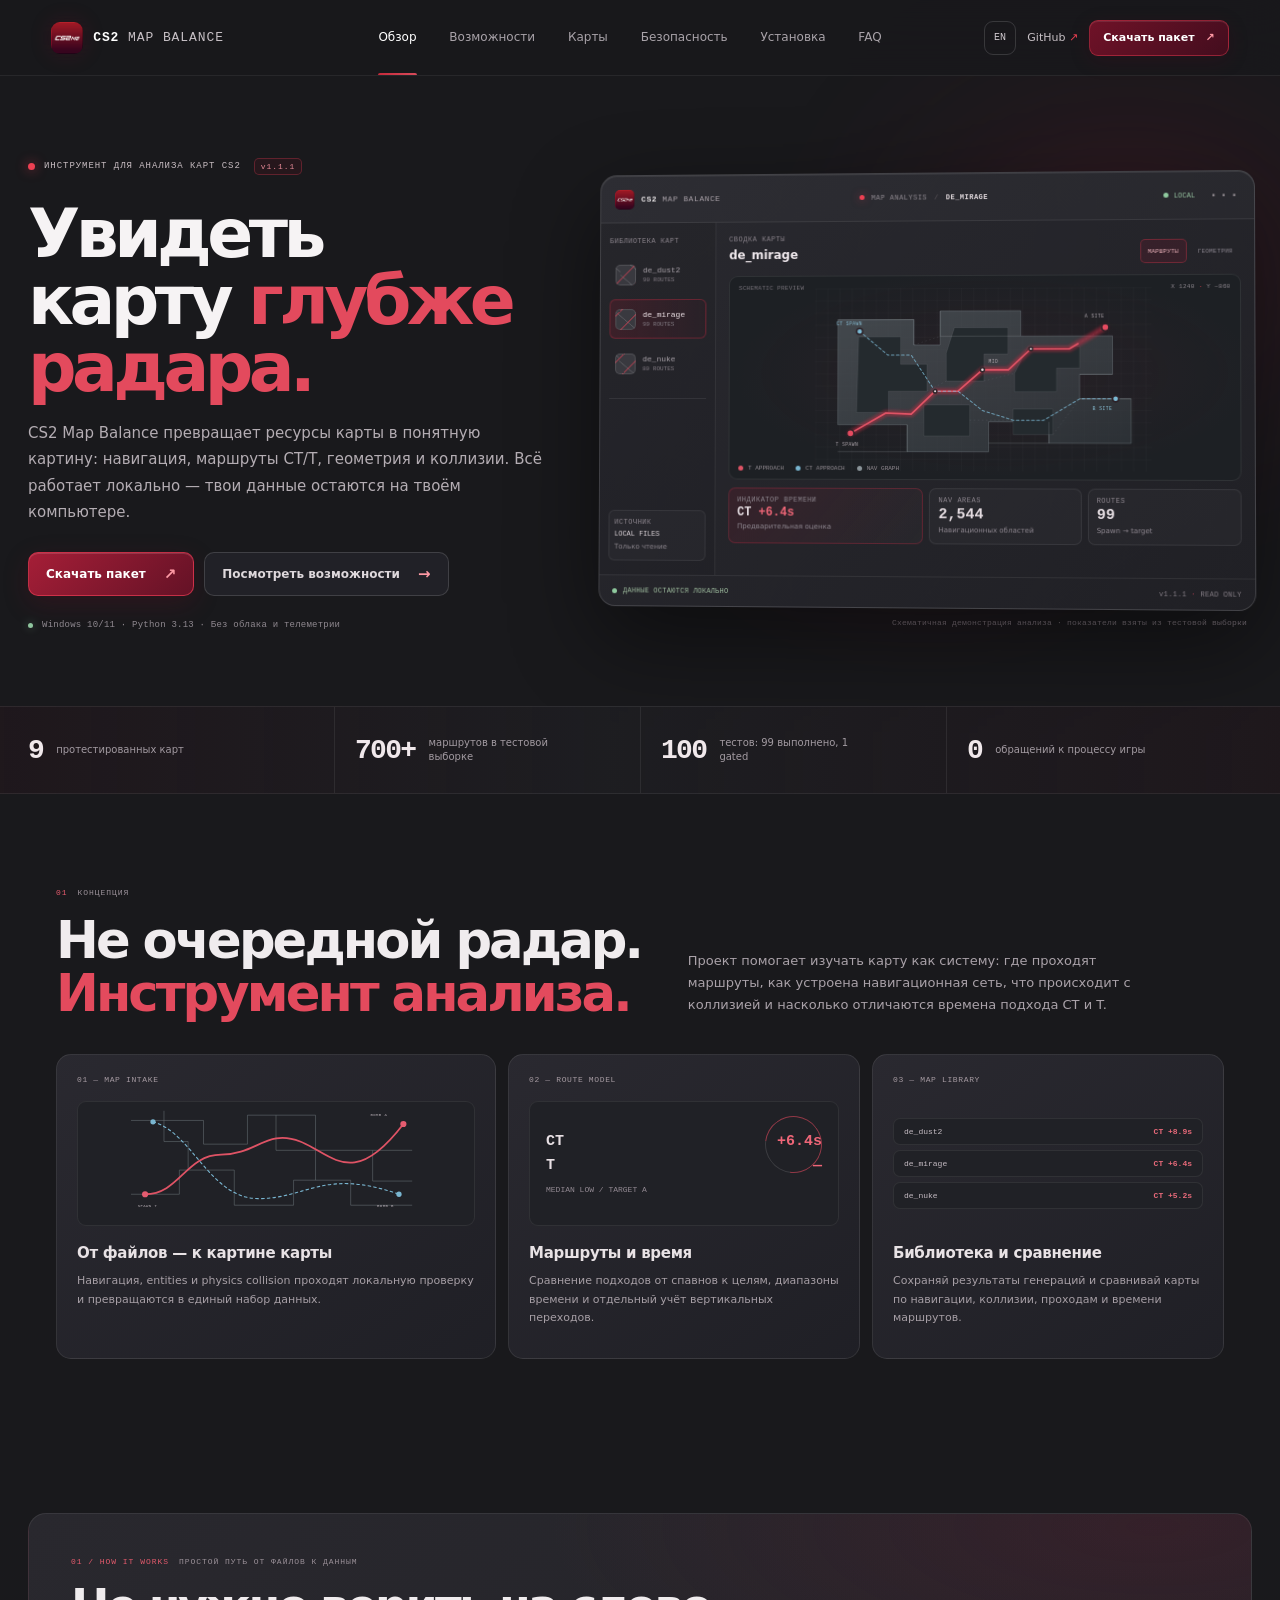
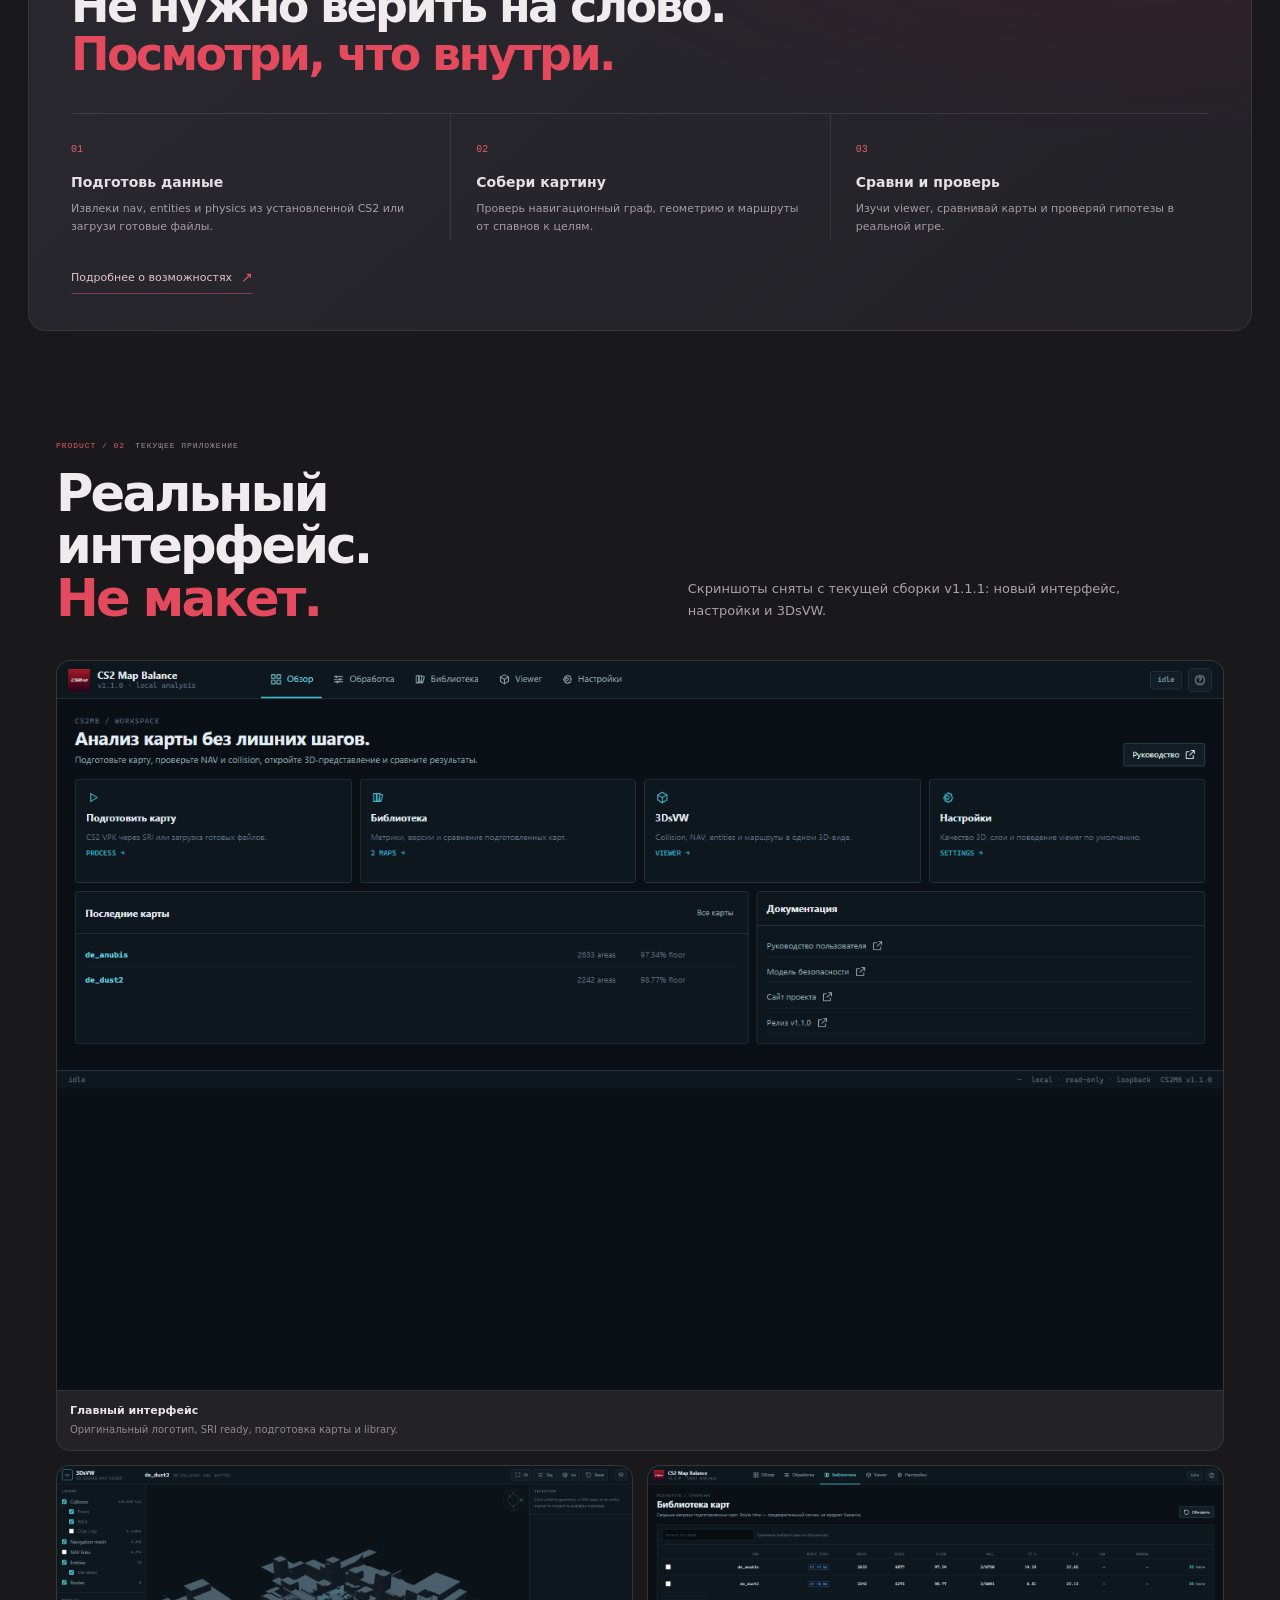
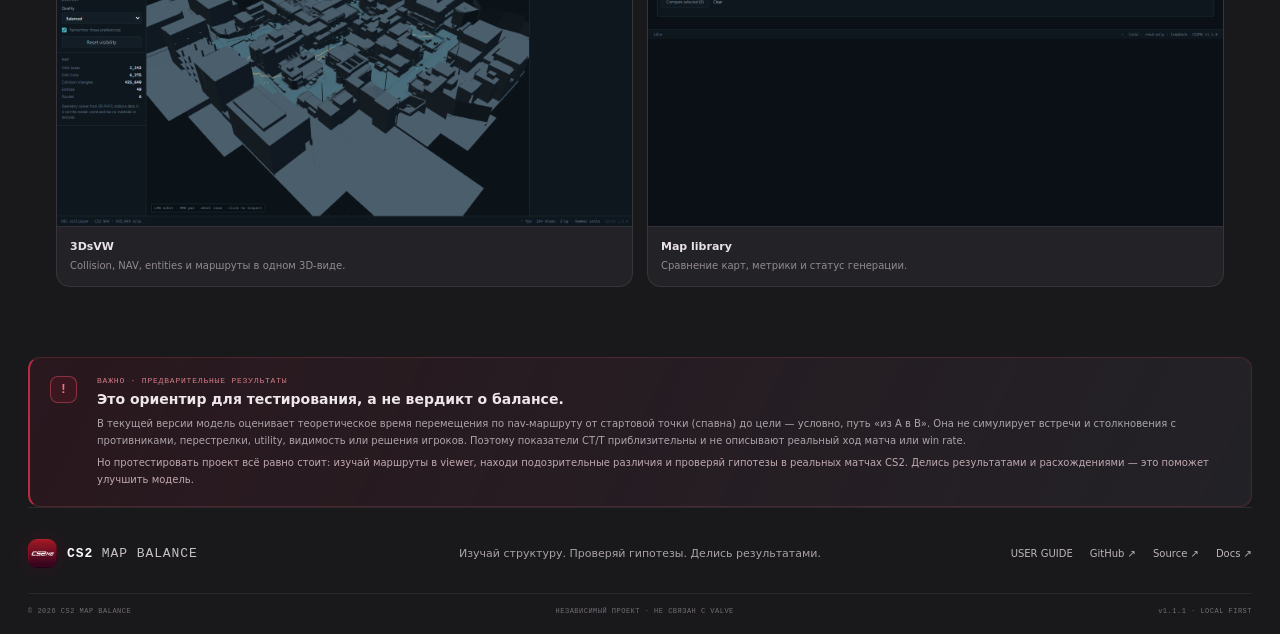
<file: index.html>
<!doctype html>
<html lang="ru">
<head>
  <meta charset="utf-8">
  <meta name="viewport" content="width=device-width, initial-scale=1">
  <meta name="theme-color" content="#19191c">
  <meta name="description" content="CS2 Map Balance — a local Counter-Strike 2 map analysis tool for navigation, routes, geometry and collision inspection.">
  <meta property="og:type" content="website">
  <meta property="og:title" content="CS2 Map Balance — Map Analysis and 3DsVW">
  <meta property="og:description" content="Understand Counter-Strike 2 maps through navigation, collision, route timing, geometry and a readable 3D map view. Local-first, read-only analysis.">
  <meta property="og:image" content="https://shtoblam.github.io/cs2mb-tool/docs/assets/brand/social-preview.png">
  <meta property="og:image:width" content="1280">
  <meta property="og:image:height" content="640">
  <title>CS2 Map Balance — Map Analysis Toolkit</title>
  <link rel="icon" href="logo.png" type="image/png">
  <link rel="alternate icon" href="logo.png" type="image/png">
  <link rel="apple-touch-icon" href="logo.png">
  <link rel="stylesheet" href="site.css">
  <script src="site.js" defer></script>
</head>
<body>
  <div class="site-shell">
    <header class="site-header">
      <a class="brand" href="#overview" aria-label="CS2 Map Balance home" data-page="overview">
        <img src="logo.png" alt="" width="34" height="34">
        <span>CS2 <b>MAP BALANCE</b></span>
      </a>
      <nav class="primary-nav" role="tablist" aria-label="Project pages">
        <button class="nav-tab is-active" type="button" role="tab" aria-selected="true" aria-controls="page-overview" data-page="overview" data-ru="Обзор" data-en="Overview">Обзор</button>
        <button class="nav-tab" type="button" role="tab" aria-selected="false" aria-controls="page-features" data-page="features" data-ru="Возможности" data-en="Features">Возможности</button>
        <button class="nav-tab" type="button" role="tab" aria-selected="false" aria-controls="page-maps" data-page="maps" data-ru="Карты" data-en="Maps">Карты</button>
        <button class="nav-tab" type="button" role="tab" aria-selected="false" aria-controls="page-safety" data-page="safety" data-ru="Безопасность" data-en="Safety">Безопасность</button>
        <button class="nav-tab" type="button" role="tab" aria-selected="false" aria-controls="page-setup" data-page="setup" data-ru="Установка" data-en="Setup">Установка</button>
        <button class="nav-tab" type="button" role="tab" aria-selected="false" aria-controls="page-faq" data-page="faq">FAQ</button>
      </nav>
      <div class="header-actions">
        <button class="language-button" id="language-toggle" type="button" aria-label="Switch language">EN</button>
        <a class="github-button" href="https://github.com/Shtoblam/cs2mb-tool" target="_blank" rel="noopener" aria-label="Open GitHub repository">GitHub <span>↗</span></a>
        <a class="header-download" href="https://github.com/Shtoblam/cs2mb-tool/releases/tag/v1.1.1" target="_blank" rel="noopener"><span data-ru="Скачать пакет" data-en="Download package">Скачать пакет</span><span>↗</span></a>
      </div>
    </header>

    <main id="main-content">
      <div class="page-view is-active" id="page-overview" data-page-panel="overview" aria-hidden="false">
        
<section class="hero-section">
  <div class="hero-copy">
    <div class="eyebrow"><span class="eyebrow-mark"></span><span data-ru="ИНСТРУМЕНТ ДЛЯ АНАЛИЗА КАРТ CS2" data-en="COUNTER-STRIKE 2 MAP ANALYSIS TOOL">ИНСТРУМЕНТ ДЛЯ АНАЛИЗА КАРТ CS2</span><span class="eyebrow-version">v1.1.1</span></div>
    <h1 data-ru="Увидеть карту <em>глубже радара.</em>" data-en="See the map <em>beyond the radar.</em>">Увидеть карту <em>глубже радара.</em></h1>
    <p class="hero-description" data-ru="CS2 Map Balance превращает ресурсы карты в понятную картину: навигация, маршруты CT/T, геометрия и коллизии. Всё работает локально — твои данные остаются на твоём компьютере." data-en="CS2 Map Balance turns map resources into a clearer picture of navigation, CT/T routes, geometry and collision. It runs locally — your data stays on your machine.">CS2 Map Balance превращает ресурсы карты в понятную картину: навигация, маршруты CT/T, геометрия и коллизии. Всё работает локально — твои данные остаются на твоём компьютере.</p>
    <div class="hero-actions">
      <a class="button button-primary" href="https://github.com/Shtoblam/cs2mb-tool/releases/tag/v1.1.1" target="_blank" rel="noopener"><span data-ru="Скачать пакет" data-en="Download package">Скачать пакет</span><span class="button-arrow">↗</span></a>
      <button class="button button-secondary" type="button" data-page="features"><span data-ru="Посмотреть возможности" data-en="Explore the product">Посмотреть возможности</span><span class="button-arrow">→</span></button>
    </div>
    <div class="hero-footnote"><span class="hero-footnote-dot"></span><span data-ru="Windows 10/11 · Python 3.13 · Без облака и телеметрии" data-en="Windows 10/11 · Python 3.13 · No cloud or telemetry">Windows 10/11 · Python 3.13 · Без облака и телеметрии</span></div>
  </div>

  <div class="hero-visual">
    <div class="visual-glow"></div>
    <div class="product-window">
      <div class="product-window-header">
        <div class="window-brand"><img src="logo.png" alt="" width="22" height="22"><span>CS2 <b>MAP BALANCE</b></span></div>
        <div class="window-path"><span class="window-path-dot"></span> MAP ANALYSIS <span class="window-path-slash">/</span> <b id="demo-map-name">DE_MIRAGE</b></div>
        <div class="window-header-right"><span class="window-status"><i></i> LOCAL</span><span class="window-header-menu">···</span></div>
      </div>
      <div class="product-window-body">
        <aside class="preview-sidebar">
          <div class="preview-label" data-ru="БИБЛИОТЕКА КАРТ" data-en="MAP LIBRARY">БИБЛИОТЕКА КАРТ</div>
          <div class="preview-map-list">
            <button class="preview-map" type="button" data-demo-map="dust2"><span class="map-thumb map-thumb-dust"></span><span><b>de_dust2</b><small>90 ROUTES</small></span></button>
            <button class="preview-map is-active" type="button" data-demo-map="mirage"><span class="map-thumb map-thumb-mirage"></span><span><b>de_mirage</b><small>99 ROUTES</small></span></button>
            <button class="preview-map" type="button" data-demo-map="nuke"><span class="map-thumb map-thumb-nuke"></span><span><b>de_nuke</b><small>80 ROUTES</small></span></button>
          </div>
          <div class="preview-sidebar-rule"></div>
          <div class="preview-sidebar-info"><span class="preview-label" data-ru="ИСТОЧНИК" data-en="SOURCE">ИСТОЧНИК</span><b>LOCAL FILES</b><small data-ru="Только чтение" data-en="Read only">Только чтение</small></div>
        </aside>
        <div class="preview-main">
          <div class="preview-main-top">
            <div><span class="preview-overline" data-ru="СВОДКА КАРТЫ" data-en="MAP OVERVIEW">СВОДКА КАРТЫ</span><b id="demo-map-title">de_mirage</b></div>
            <div class="preview-tabs" role="tablist" aria-label="Preview modes">
              <button type="button" class="preview-tab is-active" role="tab" aria-selected="true" aria-controls="demo-map-stage" data-demo-view="routes" aria-pressed="true" data-ru="МАРШРУТЫ" data-en="ROUTES">МАРШРУТЫ</button>
              <button type="button" class="preview-tab" role="tab" aria-selected="false" aria-controls="demo-map-stage" data-demo-view="geometry" aria-pressed="false" data-ru="ГЕОМЕТРИЯ" data-en="GEOMETRY">ГЕОМЕТРИЯ</button>
            </div>
          </div>
          <div class="map-preview-stage" id="demo-map-stage">
            <div class="map-preview-caption"><span>SCHEMATIC PREVIEW</span><span class="map-preview-coords">X 1240 <i>·</i> Y −860</span></div>
            <svg class="map-preview-svg" viewBox="0 0 660 360" role="img" aria-label="Illustrative top-down map route diagram">
              <defs>
                <pattern id="map-grid" width="24" height="24" patternUnits="userSpaceOnUse"><path d="M24 0H0V24" fill="none" stroke="#8b9397" stroke-opacity=".13" stroke-width="1"/></pattern>
                <linearGradient id="map-zone" x1="0" y1="0" x2="1" y2="1"><stop offset="0" stop-color="#535b60" stop-opacity=".68"/><stop offset="1" stop-color="#30363b" stop-opacity=".7"/></linearGradient>
                <filter id="route-soft"><feGaussianBlur stdDeviation="3.5"/></filter>
              </defs>
              <rect width="660" height="360" fill="url(#map-grid)"/>
              <g class="map-geometry">
                <path d="M45 62H195V112H247V45H405V95H584V170H520V218H620V305H460V263H342V322H182V269H45Z" fill="url(#map-zone)" stroke="#778187" stroke-opacity=".55" stroke-width="1.4"/>
                <path d="M86 96H169V150H221V203H145V245H82Z M275 78H380V130H333V183H259V128Z M420 115H520V158H475V204H393V168Z M215 230H305V291H215Z M390 238H468V288H390Z" fill="#242a2e" stroke="#7c858a" stroke-opacity=".35"/>
                <path d="M45 62H195V112 M247 45V95H405 M520 170H584 M520 218H620 M460 263V305H342 M182 269V322H45" fill="none" stroke="#a3adb1" stroke-opacity=".22" stroke-width="2"/>
                <path d="M195 112L247 95M221 203L259 183M333 183L393 168M305 260L390 260M468 288L520 218" fill="none" stroke="#b0b8bc" stroke-opacity=".2" stroke-dasharray="3 5"/>
              </g>
              <g class="map-nav-lines">
                <path d="M70 286L140 246L190 248L237 203L282 203L330 161L381 161L425 120L500 120L570 78" fill="none" stroke="#e2e6e7" stroke-opacity=".18" stroke-width="1.3" stroke-dasharray="2 6"/>
                <path d="M88 85L144 132L190 132L237 203L282 203L330 241L390 260L450 260L520 218L590 218" fill="none" stroke="#e2e6e7" stroke-opacity=".18" stroke-width="1.3" stroke-dasharray="2 6"/>
              </g>
              <g class="map-routes">
                <path class="route-halo" d="M70 286L140 246L190 248L237 203L282 203L330 161L381 161L425 120L500 120L570 78" filter="url(#route-soft)"/>
                <path class="route-main" d="M70 286L140 246L190 248L237 203L282 203L330 161L381 161L425 120L500 120L570 78"/>
                <path class="route-secondary" d="M88 85L144 132L190 132L237 203L282 203L330 241L390 260L450 260L520 218L590 218"/>
              </g>
              <g class="map-nodes">
                <circle cx="70" cy="286" r="7"/><circle cx="570" cy="78" r="7"/><circle cx="88" cy="85" r="6" class="node-blue"/><circle cx="590" cy="218" r="6" class="node-blue"/>
                <circle cx="330" cy="161" r="4" class="node-center"/><circle cx="237" cy="203" r="3.5" class="node-center"/><circle cx="425" cy="120" r="3.5" class="node-center"/>
              </g>
              <g class="map-labels">
                <text x="41" y="311">T SPAWN</text><text x="530" y="59">A SITE</text><text x="42" y="72" class="label-blue">CT SPAWN</text><text x="545" y="241" class="label-blue">B SITE</text><text x="342" y="147">MID</text>
              </g>
            </svg>
            <div class="map-legend"><span><i class="legend-red"></i>T APPROACH</span><span><i class="legend-blue"></i>CT APPROACH</span><span><i class="legend-grey"></i>NAV GRAPH</span></div>
          </div>
          <div class="preview-metrics" id="demo-preview-metrics">
            <div class="preview-metric primary-metric"><span class="preview-label" data-ru="ИНДИКАТОР ВРЕМЕНИ" data-en="ROUTE-TIME INDICATOR">ИНДИКАТОР ВРЕМЕНИ</span><b id="demo-metric-primary">CT <strong>+6.4s</strong></b><small data-ru="Предварительная оценка" data-en="Preliminary estimate">Предварительная оценка</small></div>
            <div class="preview-metric"><span class="preview-label">NAV AREAS</span><b id="demo-metric-areas">2,544</b><small data-ru="Навигационных областей" data-en="Navigation areas">Навигационных областей</small></div>
            <div class="preview-metric"><span class="preview-label">ROUTES</span><b id="demo-metric-routes">99</b><small data-ru="Spawn → target" data-en="Spawn → target">Spawn → target</small></div>
          </div>
        </div>
      </div>
      <div class="product-window-footer"><span><i class="footer-ready-dot"></i><span data-ru="ДАННЫЕ ОСТАЮТСЯ ЛОКАЛЬНО" data-en="DATA STAYS ON YOUR MACHINE">ДАННЫЕ ОСТАЮТСЯ ЛОКАЛЬНО</span></span><span>v1.1.1 <b>·</b> READ ONLY</span></div>
    </div>
    <div class="preview-caption" data-ru="Схематичная демонстрация анализа · показатели взяты из тестовой выборки" data-en="Illustrative analysis preview · figures taken from the test dataset">Схематичная демонстрация анализа · показатели взяты из тестовой выборки</div>
  </div>
</section>
        <section class="signal-strip">
      <div class="wrap signal-grid">
        <div><strong>9</strong><span data-ru="протестированных карт" data-en="maps tested">протестированных карт</span></div>
        <div><strong>700+</strong><span data-ru="маршрутов в тестовой выборке" data-en="routes in the test set">маршрутов в тестовой выборке</span></div>
        <div><strong>100</strong><span data-ru="тестов: 99 выполнено, 1 gated" data-en="tests: 99 executed, 1 gated">тестов: 99 выполнено, 1 gated</span></div>
        <div><strong>0</strong><span data-ru="обращений к процессу игры" data-en="game-process interactions">обращений к процессу игры</span></div>
      </div>
    </section>
        <div class="page-width">
          <section class="section wrap" id="overview">
      <div class="section-kicker"><span>01</span><span data-ru="КОНЦЕПЦИЯ" data-en="THE IDEA">КОНЦЕПЦИЯ</span></div>
      <div class="section-heading">
        <h2 data-ru="Не очередной радар.<br><em>Инструмент анализа.</em>" data-en="Not another radar.<br><em>A map analysis tool.</em>">Не очередной радар.<br><em>Инструмент анализа.</em></h2>
        <p data-ru="Проект помогает изучать карту как систему: где проходят маршруты, как устроена навигационная сеть, что происходит с коллизией и насколько отличаются времена подхода CT и T." data-en="The project treats a map as a system: where routes run, how the navigation graph is structured, what the collision geometry looks like, and how CT and T approach times compare.">Проект помогает изучать карту как систему: где проходят маршруты, как устроена навигационная сеть, что происходит с коллизией и насколько отличаются времена подхода CT и T.</p>
      </div>
      <div class="overview-grid">
        <article class="overview-card overview-large">
          <div class="card-number">01 — MAP INTAKE</div>
          <div class="map-graphic" aria-hidden="true">
            <svg viewBox="0 0 700 280" role="presentation">
              <g class="map-lines"><path d="M20 42H185V96H285V30H440V110H660M20 210H130V155H255V235H390V178H520V235H660M95 20V90H150V155M350 30V110H440V178M570 110V180H660"/></g>
              <path class="route route-orange" d="M52 210 C130 210 145 120 225 120 S330 60 405 90 S525 200 640 50"/>
              <path class="route route-blue" d="M70 45 C160 70 200 220 310 220 S460 150 630 210"/>
              <g class="nodes"><circle cx="52" cy="210" r="7"/><circle cx="640" cy="50" r="7"/><circle cx="70" cy="45" r="6"/><circle cx="630" cy="210" r="6"/></g>
              <g class="map-labels"><text x="35" y="238">SPAWN T</text><text x="565" y="32">BOMB A</text><text x="580" y="240">BOMB B</text></g>
            </svg>
          </div>
          <h3 data-ru="От файлов — к картине карты" data-en="From map files to map intelligence">От файлов — к картине карты</h3>
          <p data-ru="Навигация, entities и physics collision проходят локальную проверку и превращаются в единый набор данных." data-en="Navigation, entities and physics collision are validated locally and turned into one coherent dataset.">Навигация, entities и physics collision проходят локальную проверку и превращаются в единый набор данных.</p>
        </article>
        <article class="overview-card">
          <div class="card-number">02 — ROUTE MODEL</div>
          <div class="metric-art"><span class="metric-line"></span><b>CT <i>+6.4s</i></b><b>T <i>—</i></b><small>MEDIAN LOW / TARGET A</small></div>
          <h3 data-ru="Маршруты и время" data-en="Routes & timing">Маршруты и время</h3>
          <p data-ru="Сравнение подходов от спавнов к целям, диапазоны времени и отдельный учёт вертикальных переходов." data-en="Compare spawn-to-target approaches, timing ranges and vertical transitions separately.">Сравнение подходов от спавнов к целям, диапазоны времени и отдельный учёт вертикальных переходов.</p>
        </article>
        <article class="overview-card">
          <div class="card-number">03 — MAP LIBRARY</div>
          <div class="library-art"><div><span>de_dust2</span><b>CT +8.9s</b></div><div><span>de_mirage</span><b>CT +6.4s</b></div><div><span>de_nuke</span><b>CT +5.2s</b></div></div>
          <h3 data-ru="Библиотека и сравнение" data-en="Library & comparison">Библиотека и сравнение</h3>
          <p data-ru="Сохраняй результаты генераций и сравнивай карты по навигации, коллизии, проходам и времени маршрутов." data-en="Keep generated results and compare maps by navigation, collision, clearances and route timing.">Сохраняй результаты генераций и сравнивай карты по навигации, коллизии, проходам и времени маршрутов.</p>
        </article>
      </div>
    </section>
          <section class="workflow-band">
            <div class="workflow-heading">
              <div class="section-kicker"><span>01 / HOW IT WORKS</span><span data-ru="ПРОСТОЙ ПУТЬ ОТ ФАЙЛОВ К ДАННЫМ" data-en="FROM FILES TO INSIGHT">ПРОСТОЙ ПУТЬ ОТ ФАЙЛОВ К ДАННЫМ</span></div>
              <h2 data-ru="Не нужно верить на слово.<br><em>Посмотри, что внутри.</em>" data-en="No need to take our word for it.<br><em>See what's inside.</em>">Не нужно верить на слово.<br><em>Посмотри, что внутри.</em></h2>
            </div>
            <div class="workflow-steps">
              <article><span>01</span><b data-ru="Подготовь данные" data-en="Prepare data">Подготовь данные</b><p data-ru="Извлеки nav, entities и physics из установленной CS2 или загрузи готовые файлы." data-en="Extract nav, entities and physics from CS2 or upload prepared files.">Извлеки nav, entities и physics из установленной CS2 или загрузи готовые файлы.</p></article>
              <article><span>02</span><b data-ru="Собери картину" data-en="Build the picture">Собери картину</b><p data-ru="Проверь навигационный граф, геометрию и маршруты от спавнов к целям." data-en="Inspect the navigation graph, geometry and spawn-to-target routes.">Проверь навигационный граф, геометрию и маршруты от спавнов к целям.</p></article>
              <article><span>03</span><b data-ru="Сравни и проверь" data-en="Compare and validate">Сравни и проверь</b><p data-ru="Изучи viewer, сравнивай карты и проверяй гипотезы в реальной игре." data-en="Explore the viewer, compare maps and validate hypotheses in actual gameplay.">Изучи viewer, сравнивай карты и проверяй гипотезы в реальной игре.</p></article>
            </div>
            <button type="button" class="inline-link" data-page="features"><span data-ru="Подробнее о возможностях" data-en="Explore the feature set">Подробнее о возможностях</span> <b>↗</b></button>
          </section>
          <section class="wrap screenshot-showcase">
            <div class="section-kicker"><span>PRODUCT / 02</span><span data-ru="ТЕКУЩЕЕ ПРИЛОЖЕНИЕ" data-en="CURRENT APPLICATION">ТЕКУЩЕЕ ПРИЛОЖЕНИЕ</span></div>
            <div class="section-heading">
              <h2 data-ru="Реальный интерфейс.<br><em>Не макет.</em>" data-en="The actual application.<br><em>Not a mockup.</em>">Реальный интерфейс.<br><em>Не макет.</em></h2>
              <p data-ru="Скриншоты сняты с текущей сборки v1.1.1: новый интерфейс, настройки и 3DsVW." data-en="Captured from the current v1.1.1 build: new UI, settings and 3DsVW.">Скриншоты сняты с текущей сборки v1.1.1: новый интерфейс, настройки и 3DsVW.</p>
            </div>
            <div class="screenshot-grid">
              <figure class="wide"><img src="docs/assets/screenshots/app-v1.1-overview.png" alt="CS2MB main intake interface with original logo and SRI status" loading="lazy"><figcaption><b data-ru="Главный интерфейс" data-en="Main interface">Главный интерфейс</b><span data-ru="Оригинальный логотип, SRI ready, подготовка карты и library." data-en="Original logo, SRI ready, map intake and library.">Оригинальный логотип, SRI ready, подготовка карты и library.</span></figcaption></figure>
              <figure><img src="docs/assets/screenshots/3dsvw-dust2.png" alt="3DsVW: collision, NAV, entities and routes" loading="lazy"><figcaption><b data-ru="3DsVW" data-en="3DsVW">3DsVW</b><span data-ru="Collision, NAV, entities и маршруты в одном 3D-виде." data-en="Collision, NAV, entities and routes in one 3D view.">Collision, NAV, entities и маршруты в одном 3D-виде.</span></figcaption></figure>
              <figure><img src="docs/assets/screenshots/app-v1.1-library.png" alt="Map library with real data" loading="lazy"><figcaption><b data-ru="Map library" data-en="Map library">Map library</b><span data-ru="Сравнение карт, метрики и статус генерации." data-en="Map comparison, metrics and generation status.">Сравнение карт, метрики и статус генерации.</span></figcaption></figure>
            </div>
          </section>
          <section class="notice-wrap" aria-label="Preliminary results notice">
    <div class="early-notice">
      <div class="notice-icon" aria-hidden="true">!</div>
      <div class="notice-copy">
        <div class="notice-kicker" data-ru="ВАЖНО · ПРЕДВАРИТЕЛЬНЫЕ РЕЗУЛЬТАТЫ" data-en="IMPORTANT · PRELIMINARY RESULTS">ВАЖНО · ПРЕДВАРИТЕЛЬНЫЕ РЕЗУЛЬТАТЫ</div>
        <h2 class="notice-title" data-ru="Это ориентир для тестирования, а не вердикт о балансе." data-en="A testing reference — not a verdict on map balance.">Это ориентир для тестирования, а не вердикт о балансе.</h2>
        <p class="notice-body" data-ru="В текущей версии модель оценивает теоретическое время перемещения по nav-маршруту от стартовой точки (спавна) до цели — условно, путь «из A в B». Она не симулирует встречи и столкновения с противниками, перестрелки, utility, видимость или решения игроков. Поэтому показатели CT/T приблизительны и не описывают реальный ход матча или win rate." data-en="In the current build, the model estimates theoretical travel time along a navigation route from a starting point (spawn) to a target — essentially, a path from A to B. It does not simulate enemy encounters, firefights, utility, line of sight, or player decisions. CT/T figures are therefore approximate and do not describe actual match flow or win rate.">В текущей версии модель оценивает теоретическое время перемещения по nav-маршруту от стартовой точки (спавна) до цели — условно, путь «из A в B». Она не симулирует встречи и столкновения с противниками, перестрелки, utility, видимость или решения игроков. Поэтому показатели CT/T приблизительны и не описывают реальный ход матча или win rate.</p>
        <p class="notice-foot" data-ru="Но протестировать проект всё равно стоит: изучай маршруты в viewer, находи подозрительные различия и проверяй гипотезы в реальных матчах CS2. Делись результатами и расхождениями — это поможет улучшить модель." data-en="It is still worth testing: inspect routes in the viewer, look for suspicious differences, and validate hypotheses in real CS2 games. Share results and mismatches to help improve the model.">Но протестировать проект всё равно стоит: изучай маршруты в viewer, находи подозрительные различия и проверяй гипотезы в реальных матчах CS2. Делись результатами и расхождениями — это поможет улучшить модель.</p>
      </div>
    </div>
  </section>
        </div>
      </div>

      <div class="page-view" id="page-features" data-page-panel="features" aria-hidden="true">
        <div class="page-intro page-width">
          <div class="section-kicker"><span>PRODUCT / 02</span><span data-ru="ВОЗМОЖНОСТИ" data-en="CAPABILITIES">ВОЗМОЖНОСТИ</span></div>
          <h1 data-ru="Разбирай карту <em>по слоям.</em>" data-en="Understand a map <em>layer by layer.</em>">Разбирай карту <em>по слоям.</em></h1>
          <p data-ru="Не одна цифра и не красивый вердикт. CS2 Map Balance показывает структуру данных, на которых строится анализ, и помогает добраться до причины различий." data-en="Not a single score or a flashy verdict. CS2 Map Balance exposes the underlying map data and helps you investigate where differences come from.">Не одна цифра и не красивый вердикт. CS2 Map Balance показывает структуру данных, на которых строится анализ, и помогает добраться до причины различий.</p>
        </div>
        <section class="section section-dark" id="features">
      <div class="wrap">
        <div class="section-kicker"><span>02</span><span data-ru="ВОЗМОЖНОСТИ" data-en="CAPABILITIES">ВОЗМОЖНОСТИ</span></div>
        <div class="section-heading">
          <h2 data-ru="Что находится<br><em>под капотом.</em>" data-en="What’s under<br><em>the hood.</em>">Что находится<br><em>под капотом.</em></h2>
          <p data-ru="v1.1.1 сфокусирована на измеримых данных карты. Это не симулятор матча и не предсказатель победителя." data-en="v1.1.1 focuses on measurable map data. It is not a match simulator or a winner predictor.">v1.1.1 сфокусирована на измеримых данных карты. Это не симулятор матча и не предсказатель победителя.</p>
        </div>
        <div class="feature-grid">
          <article class="feature"><span class="feature-icon">⌁</span><div><h3 data-ru="Навигационная сеть" data-en="Navigation graph">Навигационная сеть</h3><p data-ru="Подсчёт nav areas и связей, анализ структуры и построение репрезентативных маршрутов." data-en="Count nav areas and edges, inspect graph structure and build representative routes.">Подсчёт nav areas и связей, анализ структуры и построение репрезентативных маршрутов.</p></div><span class="feature-id">F_01</span></article>
          <article class="feature"><span class="feature-icon">⌖</span><div><h3 data-ru="Маршруты CT / T" data-en="CT / T routes">Маршруты CT / T</h3><p data-ru="Все spawn → target маршруты, шесть основных сценариев, временные диапазоны и слой All routes." data-en="All spawn-to-target routes, six representative scenarios, timing ranges and an All routes layer.">Все spawn → target маршруты, шесть основных сценариев, временные диапазоны и слой All routes.</p></div><span class="feature-id">F_02</span></article>
          <article class="feature"><span class="feature-icon">▧</span><div><h3 data-ru="Геометрия и коллизии" data-en="Geometry & collision">Геометрия и коллизии</h3><p data-ru="Проверка соответствия пола, wall flags, узких мест и низких потолков." data-en="Inspect floor matching, wall flags, narrow passages and low ceilings.">Проверка соответствия пола, wall flags, узких мест и низких потолков.</p></div><span class="feature-id">F_03</span></article>
          <article class="feature"><span class="feature-icon">◫</span><div><h3 data-ru="Сравнение карт" data-en="Map comparison">Сравнение карт</h3><p data-ru="Сводные показатели нескольких карт рядом: areas, edges, collision и время подхода." data-en="Side-by-side summaries across maps: areas, edges, collision and approach timing.">Сводные показатели нескольких карт рядом: areas, edges, collision и время подхода.</p></div><span class="feature-id">F_04</span></article>
          <article class="feature"><span class="feature-icon">◎</span><div><h3 data-ru="Воспроизводимые результаты" data-en="Reproducible output">Воспроизводимые результаты</h3><p data-ru="Manifest с SHA-256, входными данными и отдельным glTF binary sidecar." data-en="A manifest with SHA-256 hashes, input details and the separate glTF binary sidecar.">Manifest с SHA-256, входными данными и отдельным glTF binary sidecar.</p></div><span class="feature-id">F_05</span></article>
          <article class="feature"><span class="feature-icon">⌘</span><div><h3 data-ru="Локальная обработка" data-en="Local processing">Локальная обработка</h3><p data-ru="Данные остаются на компьютере. Viewer генерируется локально и не требует облачного аккаунта." data-en="Data stays on your machine. The viewer is generated locally and requires no cloud account.">Данные остаются на компьютере. Viewer генерируется локально и не требует облачного аккаунта.</p></div><span class="feature-id">F_06</span></article>
        </div>
        <div class="feature-story engine-story">
          <div class="feature-story-copy">
            <div class="section-kicker"><span>SRI / 03</span><span data-ru="ИНСПЕКТОР РЕСУРСОВ" data-en="SOURCE RESOURCE INSPECTOR">ИНСПЕКТОР РЕСУРСОВ</span></div>
            <h2 data-ru="Скомпилированные ресурсы — <em>внутри процесса.</em>" data-en="Compiled resources, <em>decoded in-process.</em>">Скомпилированные ресурсы — <em>внутри процесса.</em></h2>
            <p data-ru="Собственный SRI читает PHYS и EntityLump напрямую, без Source2Viewer-CLI и resourceinfo. Python-анализ и контракты данных остаются прежними." data-en="The first-party SRI reads PHYS and EntityLump directly, without Source2Viewer-CLI or resourceinfo. The Python analysis layer and data contracts stay unchanged.">Собственный SRI читает PHYS и EntityLump напрямую, без Source2Viewer-CLI и resourceinfo. Python-анализ и контракты данных остаются прежними.</p>
            <a class="inline-link" href="https://github.com/Shtoblam/cs2mb-tool/releases/tag/v1.1.1" target="_blank" rel="noopener"><span data-ru="Скачать полный пакет" data-en="Download the complete package">Скачать полный пакет</span> <b>↗</b></a>
          </div>
          <div class="engine-visual"><img class="engine-story-image" src="docs/assets/illustrations/engine.svg" alt="SRI resource path: map VPK, validated data and the existing CS2MB analysis layer" loading="lazy"></div>
        </div>
        <div class="scope-note"><span class="scope-mark">!</span><p><b data-ru="Границы v1.1.1" data-en="v1.1.1 scope">Границы v1.1.1</b><span data-ru="Это упрощённый расчёт маршрута от спавна до цели, а не симуляция раунда. Пока не моделируются встречи и столкновения с противниками, перестрелки, utility, видимость и решения игроков; CT/T — предварительный индикатор времени, а не вывод о реальном балансе." data-en="This is a simplified spawn-to-target route estimate, not a round simulation. Enemy encounters, firefights, utility, line of sight and player decisions are not modeled. 3DsVW shows collision, NAV and entities, not render-world geometry. CT/T is a preliminary timing indicator, not a conclusion about real match balance.">Пока нет combat-модели, win-rate prediction и detection/encounter timing. 3DsVW показывает collision, NAV и entities, а не render world. Вердикт баланса основан только на времени маршрутов.</span></p></div>
      </div>
    </section>
        <div class="page-width feature-story engine-story">
          <div class="feature-story-copy">
            <div class="section-kicker"><span>3DSVW / 04</span><span data-ru="3D SOURCE MAP VIEWER" data-en="3D SOURCE MAP VIEWER">3D SOURCE MAP VIEWER</span></div>
            <h2 data-ru="Collision, NAV и маршруты — <em>в 3D.</em>" data-en="Collision, NAV and routes — <em>in 3D.</em>">Collision, NAV и маршруты — <em>в 3D.</em></h2>
            <p data-ru="3DsVW загружает сгенерированную SRI collision-геометрию, NAV-полигоны и entity-маркеры. Это читаемый технический вид, а не render world с материалами и текстурами." data-en="3DsVW loads generated SRI collision geometry, NAV polygons and entity markers. It is a readable technical view, not a render world with materials and textures.">3DsVW загружает сгенерированную SRI collision-геометрию, NAV-полигоны и entity-маркеры. Это читаемый технический вид, а не render world с материалами и текстурами.</p>
            <p data-ru="Слои collision, floors, walls, NAV, entities и routes переключаются независимо. Камера: orbit, pan, zoom, fit, top, iso и reset. Клик по объекту показывает доступные метаданные." data-en="Collision, floor, wall, NAV, entity and route layers toggle independently. Camera: orbit, pan, zoom, fit, top, iso and reset. Click an object to inspect available metadata.">Слои collision, floors, walls, NAV, entities и routes переключаются независимо. Камера: orbit, pan, zoom, fit, top, iso и reset. Клик по объекту показывает доступные метаданные.</p>
            <a class="inline-link" href="https://github.com/Shtoblam/cs2mb-tool/blob/main/docs/3D_VIEWER.md" target="_blank" rel="noopener"><span data-ru="Руководство по 3DsVW" data-en="3DsVW user guide">Руководство по 3DsVW</span> <b>↗</b></a>
          </div>
          <div class="engine-visual"><img class="engine-story-image" src="docs/assets/screenshots/3dsvw-dust2.png" alt="3DsVW: collision, NAV, entities and routes in de_dust2" loading="lazy"></div>
        </div>
        <div class="page-width feature-story">
          <div class="feature-story-copy">
            <div class="section-kicker"><span>PIPELINE / 03</span><span data-ru="КАК ЭТО УСТРОЕНО" data-en="HOW IT FITS TOGETHER">КАК ЭТО УСТРОЕНО</span></div>
            <h2 data-ru="От исходных файлов<br><em>к проверяемому результату.</em>" data-en="From raw files<br><em>to inspectable results.</em>">От исходных файлов<br><em>к проверяемому результату.</em></h2>
            <p data-ru="Рабочий процесс разделяет подготовку ресурсов, анализ и просмотр. Файлы не отправляются в облако, а результаты можно сохранить и сравнить позже." data-en="The workflow separates resource preparation, analysis and inspection. Files are not sent to the cloud, and results can be saved and compared later.">Рабочий процесс разделяет подготовку ресурсов, анализ и просмотр. Файлы не отправляются в облако, а результаты можно сохранить и сравнить позже.</p>
          </div>
          <div class="pipeline-visual">
            <div class="pipeline-node"><span class="pipeline-icon">01</span><b>MAP FILES</b><small>.nav · entities · physics</small></div>
            <div class="pipeline-connector"><i></i></div>
            <div class="pipeline-node pipeline-node-highlight"><span class="pipeline-icon">02</span><b>SRI</b><small>EntityLump · PHYS</small></div>
            <div class="pipeline-connector"><i></i></div>
            <div class="pipeline-node"><span class="pipeline-icon">03</span><b>LOCAL ANALYSIS</b><small>graph · routes · collision</small></div>
            <div class="pipeline-connector"><i></i></div>
            <div class="pipeline-node"><span class="pipeline-icon">04</span><b>VIEWER + LIBRARY</b><small>inspect · compare · validate</small></div>
          </div>
        </div>
      </div>

      <div class="page-view" id="page-maps" data-page-panel="maps" aria-hidden="true">
        <div class="page-intro page-width">
          <div class="section-kicker"><span>DATASET / 03</span><span data-ru="ТЕСТОВАЯ ВЫБОРКА" data-en="TEST DATASET">ТЕСТОВАЯ ВЫБОРКА</span></div>
          <h1 data-ru="Данные, а не <em>догадки.</em>" data-en="Data, not <em>guesswork.</em>">Данные, а не <em>догадки.</em></h1>
          <p data-ru="Ниже — фактическая тестовая выборка v1.1.1: навигационные области, связи, качество сопоставления пола, wall flags и число маршрутов." data-en="The v1.1.1 test batch: navigation areas, graph edges, floor matching, wall flags and route counts.">Ниже — фактическая тестовая выборка v1.1.1: навигационные области, связи, качество сопоставления пола, wall flags и число маршрутов.</p>
        </div>
        <section class="section wrap" id="maps">
      <div class="section-kicker"><span>03</span><span data-ru="ТЕСТОВАЯ ВЫБОРКА" data-en="TESTED MAPS">ТЕСТОВАЯ ВЫБОРКА</span></div>
      <div class="section-heading">
        <h2 data-ru="Проверено на<br><em>реальных картах.</em>" data-en="Tested on<br><em>real maps.</em>">Проверено на<br><em>реальных картах.</em></h2>
        <p data-ru="В v1.1.1 проверялись девять карт. Показатель CT/T — эвристика времени маршрута, а не утверждение о соревновательном балансе." data-en="Nine maps were exercised in v1.1.1. The CT/T figure is a route-time heuristic, not a claim about competitive balance.">В v1.1.1 проверялись девять карт. Показатель CT/T — эвристика времени маршрута, а не утверждение о соревновательном балансе.</p>
      </div>
      <div class="table-wrap">
        <table>
          <thead><tr><th data-ru="КАРТА" data-en="MAP">КАРТА</th><th>AREAS</th><th>EDGES</th><th>FLOOR MATCH</th><th>WALL FLAGS</th><th>ROUTES</th><th>ROUTE-TIME INDICATOR</th></tr></thead>
          <tbody>
            <tr><td><span class="map-dot"></span>de_dust2</td><td>2,242</td><td>6,275</td><td>98.77%</td><td>2 / 6,091</td><td>90</td><td class="verdict">CT +8.9s</td></tr>
            <tr><td><span class="map-dot"></span>de_nuke</td><td>3,040</td><td>7,676</td><td>99.27%</td><td>0 / 7,334</td><td>80</td><td class="verdict">CT +5.2s</td></tr>
            <tr><td><span class="map-dot"></span>de_train</td><td>2,154</td><td>5,454</td><td>99.39%</td><td>30 / 5,229</td><td>56</td><td class="verdict">CT +10.5s</td></tr>
            <tr><td><span class="map-dot"></span>de_vertigo</td><td>2,105</td><td>5,321</td><td>99.45%</td><td>4 / 5,131</td><td>60</td><td class="verdict">CT +7.0s</td></tr>
            <tr><td><span class="map-dot"></span>de_mirage</td><td>2,544</td><td>6,381</td><td>99.06%</td><td>4 / 6,069</td><td>99</td><td class="verdict">CT +6.4s</td></tr>
            <tr><td><span class="map-dot"></span>de_inferno</td><td>2,738</td><td>7,068</td><td>99.54%</td><td>2 / 6,922</td><td>120</td><td class="verdict">CT +8.0s</td></tr>
            <tr><td><span class="map-dot"></span>de_ancient</td><td>1,969</td><td>5,085</td><td>98.73%</td><td>0 / 5,009</td><td>72</td><td class="verdict">CT +8.5s</td></tr>
            <tr><td><span class="map-dot"></span>de_anubis</td><td>2,633</td><td>6,877</td><td>97.34%</td><td>2 / 6,750</td><td>96</td><td class="verdict">CT +7.3s</td></tr>
            <tr><td><span class="map-dot"></span>de_overpass</td><td>3,938</td><td>10,016</td><td>97.71%</td><td>0 / 9,859</td><td>88</td><td class="verdict">CT +14.0s</td></tr>
          </tbody>
        </table>
      </div>
      <p class="table-footnote" data-ru="Примечание: full clearance запускался для Dust2 и Nuke; остальные карты в этой выборке проходили с Skip clearance. CT +Ns — упрощённая оценка времени подхода по маршруту от спавна к цели. Она не учитывает встречи с противниками, перестрелки, utility, видимость и решения игроков; это не прогноз win rate и не доказательство преимущества стороны." data-en="Note: full clearance ran on Dust2 and Nuke; the remaining maps in this batch used Skip clearance. CT +Ns is a simplified spawn-to-target route-time estimate. It does not account for enemy encounters, firefights, utility, line of sight or player decisions; it is neither a win-rate prediction nor proof of a side advantage.">Примечание: full clearance запускался для Dust2 и Nuke; остальные карты в этой выборке проходили с Skip clearance. CT +Ns — медианная разница нижней оценки времени маршрута по общим целям. Это не прогноз win rate.</p>
    </section>
      </div>

      <div class="page-view" id="page-safety" data-page-panel="safety" aria-hidden="true">
        <div class="page-intro page-width">
          <div class="section-kicker"><span>TRUST / 04</span><span data-ru="ПРИВАТНОСТЬ И БЕЗОПАСНОСТЬ" data-en="PRIVACY & SAFETY">ПРИВАТНОСТЬ И БЕЗОПАСНОСТЬ</span></div>
          <h1 data-ru="Локально по замыслу.<br><em>Прозрачно по коду.</em>" data-en="Local by design.<br><em>Transparent by code.</em>">Локально по замыслу.<br><em>Прозрачно по коду.</em></h1>
          <p data-ru="Приложение анализирует файлы карты, а не игровой процесс. Ниже — границы текущей реализации и ссылка на подробный аудит." data-en="The application analyzes map files, not live gameplay. Here are the boundaries of the current implementation and a link to the full audit.">Приложение анализирует файлы карты, а не игровой процесс. Ниже — границы текущей реализации и ссылка на подробный аудит.</p>
        </div>
        <section class="section section-dark" id="safety">
      <div class="wrap safety-layout">
        <div>
          <div class="section-kicker"><span>04</span><span data-ru="ПРИВАТНОСТЬ И БЕЗОПАСНОСТЬ" data-en="PRIVACY & SAFETY">ПРИВАТНОСТЬ И БЕЗОПАСНОСТЬ</span></div>
          <h2 data-ru="Твой компьютер.<br><em>Твои файлы.</em>" data-en="Your machine.<br><em>Your files.</em>">Твой компьютер.<br><em>Твои файлы.</em></h2>
          <p data-ru="CS2 Map Balance — локальный анализатор файлов, а не модификация игры. Он не подключается к процессу CS2 и не взаимодействует с матчами или античитом." data-en="CS2 Map Balance is a local file analyzer, not a game modification. It does not attach to the CS2 process or interact with matches or anti-cheat.">CS2 Map Balance — локальный анализатор файлов, а не модификация игры. Он не подключается к процессу CS2 и не взаимодействует с матчами или античитом.</p>
          <a class="text-link" href="https://github.com/Shtoblam/cs2mb-tool/blob/main/docs/SECURITY.ru.md" data-href-ru="https://github.com/Shtoblam/cs2mb-tool/blob/main/docs/SECURITY.ru.md" data-href-en="https://github.com/Shtoblam/cs2mb-tool/blob/main/docs/SECURITY.md" data-ru="Читать полный аудит безопасности ↗" data-en="Read the full security audit ↗">Читать полный аудит безопасности ↗</a>
        </div>
        <div class="safety-panel">
          <div class="safety-row"><span class="check">✓</span><span data-ru="Локальная обработка файлов" data-en="Local file processing">Локальная обработка файлов</span><b>YES</b></div>
          <div class="safety-row"><span class="check">✓</span><span data-ru="Чтение памяти игры" data-en="Game memory access">Чтение памяти игры</span><b>NO</b></div>
          <div class="safety-row"><span class="check">✓</span><span data-ru="Инъекции, хуки и оверлеи" data-en="Injection, hooks or overlays">Инъекции, хуки и оверлеи</span><b>NO</b></div>
          <div class="safety-row"><span class="check">✓</span><span data-ru="Телеметрия и отправка файлов" data-en="Telemetry or file uploads">Телеметрия и отправка файлов</span><b>NO</b></div>
          <div class="safety-row"><span class="check">✓</span><span data-ru="Изменение файлов CS2" data-en="Modifying CS2 files">Изменение файлов CS2</span><b>NO</b></div>
          <div class="safety-caption" data-ru="Результат аудита текущего кода. Это не гарантия будущих решений Valve." data-en="Audit result for the current code. This is not a guarantee of future Valve policy.">Результат аудита текущего кода. Это не гарантия будущих решений Valve.</div>
        </div>
      </div>
    </section>
        <div class="page-width safety-details">
          <a href="https://github.com/Shtoblam/cs2mb-tool/blob/main/docs/SECURITY.ru.md" data-href-ru="https://github.com/Shtoblam/cs2mb-tool/blob/main/docs/SECURITY.ru.md" data-href-en="https://github.com/Shtoblam/cs2mb-tool/blob/main/docs/SECURITY.md" class="button button-secondary"><span data-ru="Полный аудит безопасности" data-en="Full security audit">Полный аудит безопасности</span><span>↗</span></a>
          <p data-ru="Аудит описывает текущий код. Он не является гарантией будущих решений Valve или заменой осторожного использования сторонних инструментов." data-en="The audit describes the current code. It is not a guarantee of future Valve policy or a substitute for careful use of third-party tools.">Аудит описывает текущий код. Он не является гарантией будущих решений Valve или заменой осторожного использования сторонних инструментов.</p>
        </div>
      </div>

      <div class="page-view" id="page-setup" data-page-panel="setup" aria-hidden="true">
        <div class="page-intro page-width">
          <div class="section-kicker"><span>GET STARTED / 05</span><span data-ru="НАЧАТЬ РАБОТУ" data-en="GET STARTED">НАЧАТЬ РАБОТУ</span></div>
          <h1 data-ru="Первый viewer — <em>без лишнего.</em>" data-en="Your first viewer, <em>without the fuss.</em>">Первый viewer — <em>без лишнего.</em></h1>
          <p data-ru="Подготовь среду, запусти локальный сервер и передай программе данные карты. В основном runtime не требуется устанавливать зависимости через pip." data-en="Prepare the environment, start the local server and provide map resources. The core runtime does not require pip dependencies.">Подготовь среду, запусти локальный сервер и передай программе данные карты. В основном runtime не требуется устанавливать зависимости через pip.</p>
        </div>
        <section class="section wrap" id="start">
      <div class="section-kicker"><span>05</span><span data-ru="НАЧАТЬ РАБОТУ" data-en="GET STARTED">НАЧАТЬ РАБОТУ</span></div>
      <div class="section-heading">
        <h2 data-ru="От установки<br><em>до первого viewer.</em>" data-en="From setup<br><em>to your first viewer.</em>">От установки<br><em>до первого viewer.</em></h2>
        <p data-ru="v1.1.1 рассчитана на Windows 10/11 x64. Основной runtime использует стандартную библиотеку Python — pip install не нужен." data-en="v1.1.1 targets Windows 10/11 x64. The core runtime uses the Python standard library — no pip install required.">v1.1.1 рассчитана на Windows 10/11 x64. Основной runtime использует стандартную библиотеку Python — pip install не нужен.</p>
      </div>
      <div class="steps">
        <article><span>01</span><h3 data-ru="Подготовь среду" data-en="Prepare the environment">Подготовь среду</h3><p data-ru="Установи Python 3.13 x64 и скачай архив проекта." data-en="Install Python 3.13 x64 and download the project archive.">Установи Python 3.13 x64 и скачай архив проекта.</p></article>
        <article><span>02</span><h3 data-ru="Запусти локальный сервер" data-en="Start the local server">Запусти локальный сервер</h3><p data-ru="В корне проекта выполни команду запуска и открой 127.0.0.1:8765." data-en="Run the start command from the project folder and open 127.0.0.1:8765.">В корне проекта выполни команду запуска и открой 127.0.0.1:8765.</p></article>
        <article><span>03</span><h3 data-ru="Добавь данные карты" data-en="Add map data">Добавь данные карты</h3><p data-ru="Используй авто-подготовку из CS2 или загрузи nav, entities, glTF и bin." data-en="Use automatic extraction from CS2 or upload nav, entities, glTF and bin files.">Используй авто-подготовку из CS2 или загрузи nav, entities, glTF и bin.</p></article>
        <article><span>04</span><h3 data-ru="Изучи результат" data-en="Explore the result">Изучи результат</h3><p data-ru="Открой viewer, проверь маршруты и сравни карту с другими генерациями." data-en="Open the viewer, inspect routes and compare the map with other generated results.">Открой viewer, проверь маршруты и сравни карту с другими генерациями.</p></article>
      </div>
      <div class="requirements">
        <div><span data-ru="СИСТЕМА" data-en="SYSTEM">СИСТЕМА</span><b>Windows 10/11 · x64</b></div>
        <div><span>RUNTIME</span><b>Python 3.13 x64</b></div>
        <div><span data-ru="ДОПОЛНИТЕЛЬНО" data-en="OPTIONAL">ДОПОЛНИТЕЛЬНО</span><b>SRI — включён в пакет</b></div>
      </div>
      <div class="footer-links" style="justify-content:flex-start;flex-wrap:wrap;margin-top:14px">
        <a href="https://github.com/Shtoblam/cs2mb-tool/blob/main/README.md" target="_blank" rel="noopener">Application guide (EN)</a>
        <a href="https://github.com/Shtoblam/cs2mb-tool/blob/main/README.ru.md" target="_blank" rel="noopener">Application guide (RU)</a>
        <a href="https://github.com/Shtoblam/cs2mb-tool/blob/main/docs/SRI.md" target="_blank" rel="noopener">SRI guide</a>
        <a href="https://github.com/Shtoblam/cs2mb-tool/blob/main/docs/3D_VIEWER.md" target="_blank" rel="noopener">3DsVW guide</a>
        <a href="https://github.com/Shtoblam/cs2mb-tool/blob/main/docs/README.md" target="_blank" rel="noopener">Docs index</a>
      </div>
      <div class="download-panel">
        <div><span class="download-kicker">CS2 MAP BALANCE / v1.1.1</span><h3 data-ru="Готов изучить свою карту?" data-en="Ready to inspect a map?">Готов изучить свою карту?</h3><p data-ru="Скачай актуальный архив исходников и открой инструкцию по установке." data-en="Get the latest source archive and follow the installation guide.">Начни с релиза и подробного руководства по установке.</p></div>
        <div class="download-actions"><a class="button button-primary" href="https://github.com/Shtoblam/cs2mb-tool/releases/tag/v1.1.1" target="_blank" rel="noopener" data-ru="Скачать полный пакет ↗" data-en="Download complete package ↗">Скачать полный пакет ↗</a><a class="button button-ghost" href="https://github.com/Shtoblam/cs2mb-tool/blob/main/README.ru.md" data-href-ru="https://github.com/Shtoblam/cs2mb-tool/blob/main/README.ru.md" data-href-en="https://github.com/Shtoblam/cs2mb-tool/blob/main/README.md" data-ru="Инструкция ↗" data-en="Documentation ↗">Инструкция ↗</a></div>
      </div>
    </section>
        <div class="page-width install-preview">
          <div class="install-preview-copy"><span class="section-kicker">IN-APP GUIDE / 06</span><h2 data-ru="Инструкция находится и внутри приложения." data-en="The guide is also built into the app.">Инструкция находится и внутри приложения.</h2><p data-ru="В приложении есть пошаговый onboarding: Python, запуск сервера, установка внутреннего Source 2 engine и подготовка первой карты." data-en="The app includes step-by-step onboarding for Python, server startup, the internal Source 2 engine and preparing your first map.">В приложении есть пошаговый onboarding: Python, запуск сервера, установка внутреннего Source 2 engine и подготовка первой карты.</p><a class="inline-link" href="https://github.com/Shtoblam/cs2mb-tool/blob/main/README.ru.md" data-href-ru="https://github.com/Shtoblam/cs2mb-tool/blob/main/README.ru.md" data-href-en="https://github.com/Shtoblam/cs2mb-tool/blob/main/README.md"><span data-ru="Открыть полное руководство" data-en="Open the full guide">Открыть полное руководство</span> <b>↗</b></a></div>
          <a class="install-preview-image" href="docs/assets/screenshots/app-v1.1-tutorial.png" target="_blank" rel="noopener"><img src="docs/assets/screenshots/app-v1.1-tutorial.png" alt="CS2 Map Balance in-app installation guide screenshot"><span data-ru="ОТКРЫТЬ СКРИНШОТ ↗" data-en="OPEN SCREENSHOT ↗">ОТКРЫТЬ СКРИНШОТ ↗</span></a>
        </div>
      </div>

      <div class="page-view" id="page-faq" data-page-panel="faq" aria-hidden="true">
        <div class="page-intro page-width">
          <div class="section-kicker"><span>HELP / 06</span><span>FAQ</span></div>
          <h1 data-ru="Вопросы, которые <em>важно задать.</em>" data-en="The questions worth <em>asking.</em>">Вопросы, которые <em>важно задать.</em></h1>
          <p data-ru="О точности оценок, безопасной работе с файлами CS2 и текущих ограничениях." data-en="About estimate accuracy, safe handling of CS2 files and the current limitations.">О точности оценок, безопасной работе с файлами CS2 и текущих ограничениях.</p>
        </div>
        <section class="faq-section">
      <div class="wrap faq-layout">
        <div><div class="section-kicker"><span>06</span><span>FAQ</span></div><h2 data-ru="Коротко<br><em>о главном.</em>" data-en="The essentials<br><em>at a glance.</em>">Коротко<br><em>о главном.</em></h2></div>
        <div class="faq-list">
          <details><summary data-ru="Это мод или чит для CS2?" data-en="Is this a CS2 mod or cheat?">Это мод или чит для CS2?</summary><p data-ru="Нет. Программа анализирует файлы карты локально и не взаимодействует с игровым процессом, памятью или матчами." data-en="No. It analyzes map files locally and does not interact with gameplay, process memory or matches.">Нет. Программа анализирует файлы карты локально и не взаимодействует с игровым процессом, памятью или матчами.</p></details>
          <details><summary data-ru="Нужно ли запускать CS2 вместе с программой?" data-en="Does CS2 need to run alongside it?">Нужно ли запускать CS2 вместе с программой?</summary><p data-ru="Нет. Для автоматического извлечения рекомендуется закрыть CS2, чтобы VPK не был заблокирован." data-en="No. For automatic extraction, close CS2 so the VPK is not locked.">Нет. Для автоматического извлечения рекомендуется закрыть CS2, чтобы VPK не был заблокирован.</p></details>
          <details><summary data-ru="Что означает CT +8.9s?" data-en="What does CT +8.9s mean?">Что означает CT +8.9s?</summary><p data-ru="Это time-only эвристика: медианное преимущество CT по нижней оценке времени маршрута к общим целям. Она не учитывает перестрелки, utility, win rate или поведение игроков." data-en="It is a time-only heuristic: the median CT advantage in low route-time estimates to common targets. It does not account for fights, utility, win rate or player behavior.">Это time-only эвристика: медианное преимущество CT по нижней оценке времени маршрута к общим целям. Она не учитывает перестрелки, utility, win rate или поведение игроков.</p></details>
          <details><summary data-ru="Можно ли считать CT +8.9s доказательством преимущества CT?" data-en="Does CT +8.9s prove that CT has an advantage?">Можно ли считать CT +8.9s доказательством преимущества CT?</summary><p data-ru="Нет. Это только предварительная оценка времени маршрута от спавна к цели. Она не симулирует встречи с противниками, перестрелки, utility и поведение игроков. Проверяй такие гипотезы в реальных матчах." data-en="No. It is only a preliminary spawn-to-target route-time estimate. It does not simulate enemy encounters, firefights, utility or player behavior. Validate such hypotheses in real matches.">Нет. Это только предварительная оценка времени маршрута от спавна к цели. Она не симулирует встречи с противниками, перестрелки, utility и поведение игроков. Проверяй такие гипотезы в реальных матчах.</p></details>
          <details><summary data-ru="Что такое SRI?" data-en="What is SRI?">Что такое SRI?</summary><p data-ru="SRI — Source Resource Inspector, собственный компонент CS2MB для разбора PHYS и EntityLump. Он входит в полный пакет приложения; отдельный конвертер, Source2Viewer-CLI, resourceinfo.exe и .NET runtime не нужны. Upload-режим работает и без SRI." data-en="SRI is the Source Resource Inspector, CS2MB’s first-party PHYS and EntityLump component. It is included in the complete application package; no separate converter, Source2Viewer-CLI, resourceinfo.exe or .NET runtime is required. Upload mode also works without SRI.">SRI — Source Resource Inspector, собственный компонент CS2MB для разбора PHYS и EntityLump. Он входит в полный пакет приложения; отдельный конвертер, Source2Viewer-CLI, resourceinfo.exe и .NET runtime не нужны. Upload-режим работает и без SRI.</p></details>
          <details><summary data-ru="Где посмотреть исходный код?" data-en="Where can I find the source code?">Где посмотреть исходный код?</summary><p data-ru="В публичном GitHub-репозитории проекта. Там же доступны релизы, документация, тесты и отчёты." data-en="In the project's public GitHub repository. Source code, documentation, tests and reports are available there too.">В публичном GitHub-репозитории проекта. Там же доступны релизы, документация, тесты и отчёты.</p></details>
        </div>
      </div>
    </section>
      </div>
    </main>

    <footer class="site-footer">
      <div class="footer-top">
        <a class="brand footer-brand" href="#overview" data-page="overview"><img src="logo.png" alt="" width="30" height="30"><span>CS2 <b>MAP BALANCE</b></span></a>
        <p data-ru="Изучай структуру. Проверяй гипотезы. Делись результатами." data-en="Explore the structure. Test your hypotheses. Share what you find.">Изучай структуру. Проверяй гипотезы. Делись результатами.</p>
        <div class="footer-links"><a href="https://github.com/Shtoblam/cs2mb-tool/blob/main/docs/USER_GUIDE.md" target="_blank" rel="noopener">USER GUIDE</a><a href="https://github.com/Shtoblam/cs2mb-tool" target="_blank" rel="noopener">GitHub ↗</a><a href="https://github.com/Shtoblam/cs2mb-tool/archive/refs/heads/main.zip" target="_blank" rel="noopener">Source ↗</a><a href="https://github.com/Shtoblam/cs2mb-tool/blob/main/README.ru.md" data-href-ru="https://github.com/Shtoblam/cs2mb-tool/blob/main/README.ru.md" data-href-en="https://github.com/Shtoblam/cs2mb-tool/blob/main/README.md">Docs ↗</a></div>
      </div>
      <div class="footer-bottom"><span>© 2026 CS2 MAP BALANCE</span><span data-ru="НЕЗАВИСИМЫЙ ПРОЕКТ · НЕ СВЯЗАН С VALVE" data-en="INDEPENDENT PROJECT · NOT AFFILIATED WITH VALVE">НЕЗАВИСИМЫЙ ПРОЕКТ · НЕ СВЯЗАН С VALVE</span><span>v1.1.1 · LOCAL FIRST</span></div>
    </footer>
  </div>
</body>
</html>
</file>
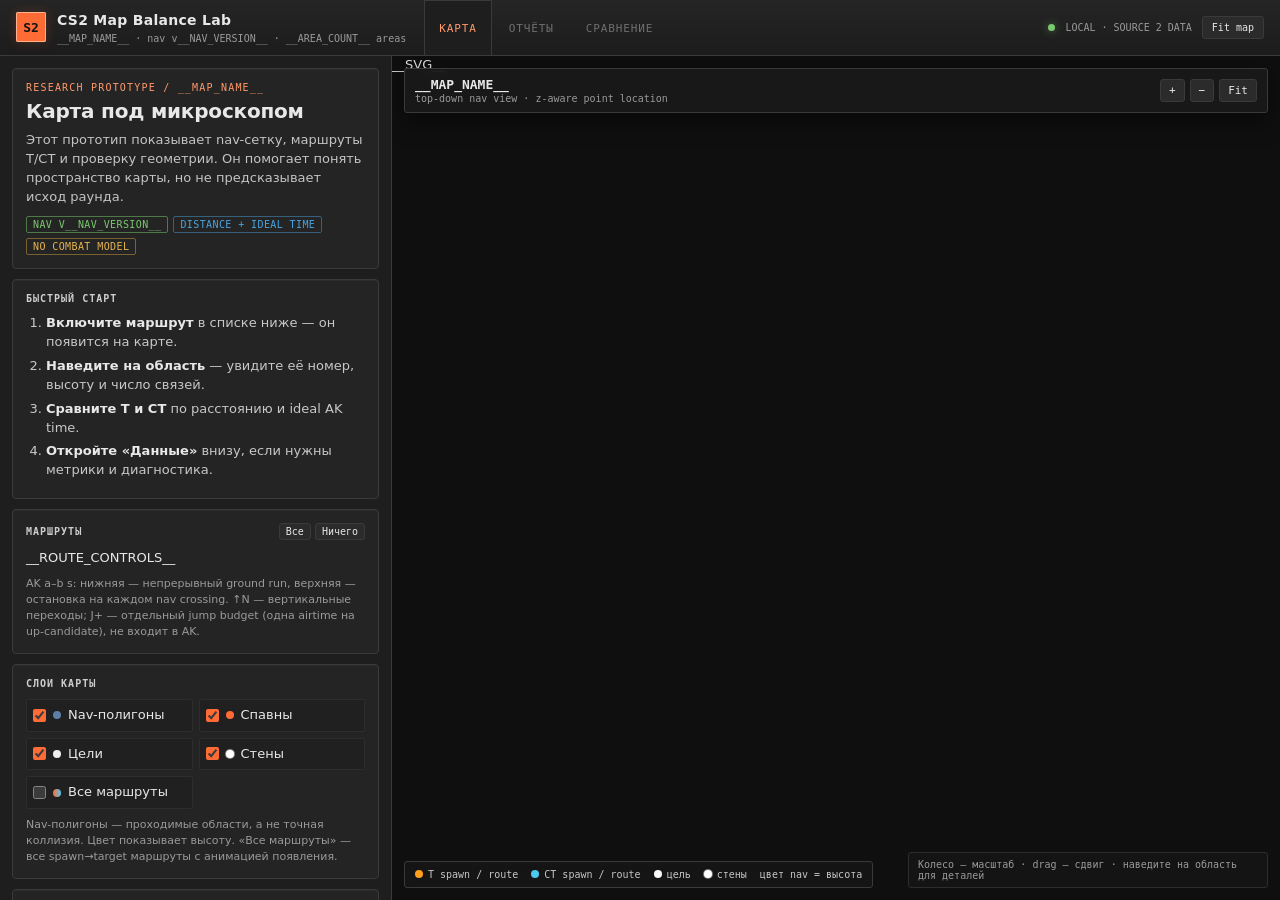
<file: prototype/ui_template.html>
<!doctype html>
<html lang="ru">
<head>
<meta charset="utf-8">
<meta name="viewport" content="width=device-width, initial-scale=1">
<meta http-equiv="Content-Security-Policy" content="default-src 'none'; style-src 'unsafe-inline'; script-src 'unsafe-inline'; img-src data:; font-src data:; connect-src 'none'; form-action 'none'; base-uri 'none'; frame-ancestors 'self'">
<title>__TITLE__</title>
<style>
:root {
  color-scheme: dark;
  --bg: #141414;
  --bg-deep: #0f0f0f;
  --panel: #1e1e1e;
  --panel-2: #242424;
  --panel-3: #2b2b2b;
  --line: #3a3a3a;
  --line-soft: #2d2d2d;
  --text: #e8e8e8;
  --muted: #9a9a9a;
  --faint: #6f6f6f;
  --accent: #ff6b35;
  --accent-soft: #ff9a6b;
  --blue: #4aa3df;
  --green: #7bc96f;
  --amber: #e6b450;
  --red: #e06c75;
  --mono: Consolas, "Cascadia Mono", "SFMono-Regular", monospace;
}
* { box-sizing: border-box; }
html, body { height: 100%; }
body {
  margin: 0;
  background: var(--bg);
  color: var(--text);
  font: 13px/1.45 "Segoe UI", system-ui, -apple-system, sans-serif;
  overflow: hidden;
}
button, input { font: inherit; }
button {
  color: var(--text);
  background: var(--panel-3);
  border: 1px solid var(--line);
  border-radius: 3px;
  padding: 5px 9px;
  cursor: pointer;
}
button:hover { border-color: var(--accent); color: var(--accent-soft); }
button:active { transform: translateY(1px); }
.app { display: grid; grid-template-rows: 56px 1fr; height: 100vh; }
.topbar {
  display: flex;
  align-items: center;
  gap: 18px;
  padding: 0 16px;
  background: linear-gradient(180deg, #252525, #1c1c1c);
  border-bottom: 1px solid var(--line);
  z-index: 5;
}
.brand { display: flex; align-items: center; gap: 11px; min-width: 330px; }
.brand-mark {
  width: 30px; height: 30px;
  display: grid; place-items: center;
  background: var(--accent);
  color: #111;
  font: 800 13px/1 var(--mono);
  border-radius: 2px;
  box-shadow: inset 0 0 0 1px #ffb18d, 0 0 12px #ff6b3533;
}
.brand-title { font-size: 14px; font-weight: 700; letter-spacing: .02em; }
.brand-sub { color: var(--muted); font: 10px/1.3 var(--mono); margin-top: 2px; }
.topbar-tabs { display: flex; gap: 2px; align-self: stretch; }
.tab {
  display: flex; align-items: center;
  padding: 0 14px;
  color: var(--muted);
  border: 1px solid transparent;
  border-bottom: 0;
  font: 11px/1 var(--mono);
  text-transform: uppercase;
  letter-spacing: .08em;
}
.tab.active { color: var(--accent-soft); background: var(--panel); border-color: var(--line); }
.tab.disabled { color: var(--faint); }
.topbar-actions { margin-left: auto; display: flex; align-items: center; gap: 10px; color: var(--muted); font: 10px var(--mono); }
.status-dot { width: 7px; height: 7px; border-radius: 50%; background: var(--green); box-shadow: 0 0 8px #7bc96f88; }
.body { display: grid; grid-template-columns: 392px 1fr; min-height: 0; }
.sidebar {
  overflow: auto;
  background: var(--panel);
  border-right: 1px solid var(--line);
  padding: 12px;
}
.card {
  background: var(--panel-2);
  border: 1px solid var(--line);
  border-radius: 4px;
  padding: 13px;
  margin-bottom: 10px;
  box-shadow: inset 0 1px 0 #ffffff08;
}
.card h1 { font-size: 20px; line-height: 1.2; margin: 6px 0 8px; letter-spacing: -.01em; }
.card h2 {
  margin: 0 0 9px;
  color: #cfcfcf;
  font: 700 10px/1.2 var(--mono);
  text-transform: uppercase;
  letter-spacing: .1em;
}
.card h3 { margin: 14px 0 6px; color: var(--muted); font: 700 10px var(--mono); text-transform: uppercase; letter-spacing: .08em; }
.eyebrow { color: var(--accent-soft); font: 10px var(--mono); text-transform: uppercase; letter-spacing: .12em; }
.intro p { color: #c4c4c4; margin: 0 0 10px; }
.badges { display: flex; flex-wrap: wrap; gap: 5px; }
.badge {
  border: 1px solid var(--line);
  border-radius: 2px;
  padding: 2px 6px;
  color: var(--muted);
  font: 10px var(--mono);
  text-transform: uppercase;
  letter-spacing: .04em;
}
.badge.good { color: var(--green); border-color: #4e7a47; }
.badge.warn { color: var(--amber); border-color: #7a6130; }
.badge.info { color: var(--blue); border-color: #35617d; }
.steps { margin: 0; padding-left: 20px; color: #c8c8c8; }
.steps li { margin: 5px 0; }
.steps b { color: var(--text); }
.section-head { display: flex; align-items: center; justify-content: space-between; gap: 8px; }
.section-head h2 { margin-bottom: 0; }
.mini-actions { display: flex; gap: 4px; }
.mini-actions button { padding: 2px 6px; font: 10px var(--mono); }
.route-list { display: grid; gap: 5px; margin-top: 9px; }
.route-group-label {
  margin: 7px 0 1px;
  color: var(--muted);
  font: 700 9px var(--mono);
  letter-spacing: .12em;
}
.route-card {
  display: flex;
  align-items: center;
  gap: 8px;
  padding: 7px 8px;
  background: #202020;
  border: 1px solid var(--line-soft);
  border-left: 3px solid var(--accent);
  border-radius: 2px;
  cursor: pointer;
  user-select: none;
  transition: background .12s, border-color .12s, opacity .12s;
}
.route-card.ct { border-left-color: var(--blue); }
.route-card:hover { background: #292929; border-color: #555; }
.route-card.off { opacity: .45; }
.route-card input { accent-color: var(--accent); margin: 0; }
.route-card.ct input { accent-color: var(--blue); }
.swatch { width: 10px; height: 10px; border-radius: 2px; flex: 0 0 auto; box-shadow: 0 0 0 1px #0008; }
.route-main { display: grid; gap: 1px; min-width: 0; }
.route-main b { font-size: 12px; font-weight: 600; }
.route-main small { color: var(--muted); font: 10px var(--mono); white-space: nowrap; }
.route-vert { color: var(--accent-soft); border: 1px solid rgba(255,154,107,.35); border-radius: 3px; padding: 0 3px; font: 9px var(--mono); }
.route-jump { color: #e6c35c; border: 1px solid rgba(230,195,92,.35); border-radius: 3px; padding: 0 3px; font: 9px var(--mono); }
.route-state { margin-left: auto; color: var(--green); font: 9px var(--mono); text-transform: uppercase; }
.route-card.off .route-state { color: var(--faint); }
.layer-grid { display: grid; grid-template-columns: 1fr 1fr; gap: 6px; }
.layer { display: flex; align-items: center; gap: 7px; padding: 6px; border: 1px solid var(--line-soft); background: #202020; border-radius: 2px; cursor: pointer; }
.layer:hover { border-color: #555; }
.layer input { accent-color: var(--accent); margin: 0; }
.layer-dot { width: 8px; height: 8px; border-radius: 50%; background: var(--muted); }
.layer-dot.dot-nav { background: #5b7fa6; }
.layer-dot.spawn { background: var(--accent); }
.layer-dot.target { background: #eee; }
.layer-dot.wall { background: #ffffff; box-shadow: 0 0 0 1px #888; }
.layer-dot.all-routes { background: linear-gradient(90deg, var(--accent), #4cc9f0); }
.help { color: var(--muted); font-size: 11px; margin: 8px 0 0; }
.quality { display: flex; align-items: baseline; gap: 8px; padding: 8px 0 10px; border-bottom: 1px solid var(--line-soft); margin-bottom: 7px; }
.quality b { font: 800 28px/1 var(--mono); color: var(--green); }
.quality.warn b { color: var(--amber); }
.quality span { color: var(--muted); font: 10px/1.3 var(--mono); text-transform: uppercase; letter-spacing: .04em; }
.diag { display: flex; justify-content: space-between; gap: 10px; padding: 4px 0; border-bottom: 1px solid #1c1c1c; font: 11px/1.35 var(--mono); }
.diag span { color: var(--muted); }
.diag b { font-weight: 600; color: #ddd; text-align: right; }
.details summary { cursor: pointer; color: var(--muted); font: 700 10px var(--mono); text-transform: uppercase; letter-spacing: .1em; }
.details summary:hover { color: var(--accent-soft); }
.details[open] summary { margin-bottom: 10px; }
table { width: 100%; border-collapse: collapse; font: 10px/1.3 var(--mono); margin: 8px 0 2px; }
th, td { padding: 4px 3px; border-bottom: 1px solid var(--line-soft); text-align: right; }
th:first-child, td:first-child, th:nth-child(2), td:nth-child(2) { text-align: left; }
th { color: var(--muted); font-weight: 600; text-transform: uppercase; letter-spacing: .04em; }
td.t { color: var(--accent-soft); }
td.ct { color: #7fc7ff; }
.footnote { color: var(--faint); font: 10px/1.45 var(--mono); padding: 2px 2px 12px; }
.map { position: relative; min-width: 0; background: var(--bg-deep); overflow: hidden; }
.map-canvas { position: absolute; inset: 0; }
svg { width: 100%; height: 100%; display: block; cursor: grab; touch-action: none; }
svg:active { cursor: grabbing; }
.map-toolbar {
  position: absolute; z-index: 3; top: 12px; left: 12px; right: 12px;
  display: flex; align-items: center; gap: 10px;
  padding: 8px 10px;
  background: #1b1b1bd9;
  border: 1px solid var(--line);
  border-radius: 3px;
  backdrop-filter: blur(6px);
  box-shadow: 0 6px 24px #0008;
}
.map-title { display: grid; gap: 1px; }
.map-name { font: 700 13px var(--mono); color: var(--text); }
.map-meta { font: 10px var(--mono); color: var(--muted); }
.map-actions { margin-left: auto; display: flex; gap: 5px; }
.map-actions button { padding: 4px 8px; font: 11px var(--mono); }
.legend {
  position: absolute; z-index: 3; left: 12px; bottom: 12px;
  display: flex; flex-wrap: wrap; gap: 13px;
  padding: 7px 10px;
  background: #161616dd;
  border: 1px solid var(--line);
  border-radius: 3px;
  color: #c7c7c7;
  font: 10px var(--mono);
  backdrop-filter: blur(4px);
}
.legend .dot { display: inline-block; width: 8px; height: 8px; border-radius: 50%; margin-right: 5px; }
.hint {
  position: absolute; z-index: 3; right: 12px; bottom: 12px;
  max-width: 360px;
  padding: 6px 9px;
  color: var(--muted);
  background: #161616cc;
  border: 1px solid var(--line-soft);
  border-radius: 3px;
  font: 10px var(--mono);
}
#tooltip {
  position: fixed; pointer-events: none; z-index: 20;
  background: #090909f2; color: var(--text);
  border: 1px solid #565656; border-radius: 3px;
  padding: 7px 9px; font: 11px/1.45 var(--mono);
  display: none; max-width: 260px; box-shadow: 0 6px 20px #000a;
}
#tooltip b { color: var(--accent-soft); }
.nav:hover { fill: #ffb36b !important; fill-opacity: .62 !important; stroke: #fff; stroke-width: 1.1; }
@media (max-width: 1050px) { .body { grid-template-columns: 340px 1fr; } .brand { min-width: 280px; } }
@media (max-width: 800px) {
  .app { grid-template-rows: auto 1fr; }
  .topbar { flex-wrap: wrap; padding: 8px 10px; gap: 8px; }
  .topbar-tabs { display: none; }
  .body { grid-template-columns: 1fr; grid-template-rows: auto 1fr; }
  .sidebar { max-height: 46vh; border-right: 0; border-bottom: 1px solid var(--line); }
  .map { min-height: 54vh; }
  .brand { min-width: 0; }
}
</style>
</head>
<body>
<div class="app">
<header class="topbar">
  <div class="brand">
    <div class="brand-mark">S2</div>
    <div>
      <div class="brand-title">CS2 Map Balance Lab</div>
      <div class="brand-sub">__MAP_NAME__ · nav v__NAV_VERSION__ · __AREA_COUNT__ areas</div>
    </div>
  </div>
  <div class="topbar-tabs">
    <span class="tab active">Карта</span>
    <span class="tab disabled">Отчёты</span>
    <span class="tab disabled">Сравнение</span>
  </div>
  <div class="topbar-actions">
    <span class="status-dot"></span>
    <span>LOCAL · SOURCE 2 DATA</span>
    <button class="fit-view">Fit map</button>
  </div>
</header>
<div class="body">
<aside class="sidebar">
  <section class="card intro">
    <div class="eyebrow">Research prototype / __MAP_NAME__</div>
    <h1>Карта под микроскопом</h1>
    <p>Этот прототип показывает nav-сетку, маршруты T/CT и проверку геометрии.
    Он помогает понять пространство карты, но не предсказывает исход раунда.</p>
    <div class="badges">
      <span class="badge good">nav v__NAV_VERSION__</span>
      <span class="badge info">distance + ideal time</span>
      <span class="badge warn">no combat model</span>
    </div>
  </section>

  <section class="card">
    <h2>Быстрый старт</h2>
    <ol class="steps">
      <li><b>Включите маршрут</b> в списке ниже — он появится на карте.</li>
      <li><b>Наведите на область</b> — увидите её номер, высоту и число связей.</li>
      <li><b>Сравните T и CT</b> по расстоянию и ideal AK time.</li>
      <li><b>Откройте «Данные»</b> внизу, если нужны метрики и диагностика.</li>
    </ol>
  </section>

  <section class="card">
    <div class="section-head">
      <h2>Маршруты</h2>
      <div class="mini-actions">
        <button id="all-routes">Все</button>
        <button id="no-routes">Ничего</button>
      </div>
    </div>
    <div id="route-controls" class="route-list">__ROUTE_CONTROLS__</div>
    <p class="help">AK a–b s: нижняя — непрерывный ground run, верхняя — остановка на каждом nav crossing. ↑N — вертикальные переходы; J+ — отдельный jump budget (одна airtime на up-candidate), не входит в AK.</p>
  </section>

  <section class="card">
    <h2>Слои карты</h2>
    <div class="layer-grid">
      <label class="layer"><input id="show-nav" type="checkbox" checked><span class="layer-dot dot-nav"></span>Nav-полигоны</label>
      <label class="layer"><input id="show-spawns" type="checkbox" checked><span class="layer-dot spawn"></span>Спавны</label>
      <label class="layer"><input id="show-targets" type="checkbox" checked><span class="layer-dot target"></span>Цели</label>
      <label class="layer"><input id="show-walls" type="checkbox" checked><span class="layer-dot wall"></span>Стены</label>
      <label class="layer"><input id="show-all-routes" type="checkbox"><span class="layer-dot all-routes"></span>Все маршруты</label>
    </div>
    <p class="help">Nav-полигоны — проходимые области, а не точная коллизия. Цвет показывает высоту. «Все маршруты» — все spawn→target маршруты с анимацией появления.</p>
  </section>

  <section class="card validation">
    <h2>Проверка модели</h2>
    __COLLISION__
    <p class="help">Сравнение пола nav с collision. Стены проверены выборочно; лестницы и динамические объекты — позже.</p>
  </section>

  <details class="card details">
    <summary>Данные и диагностика</summary>
    __TABLE__
    <p class="help">Таблица: median distance и median AK range по всем спавнам стороны; это не 5v5-симуляция.</p>
    <h3>Nav diagnostics</h3>
    __DIAGNOSTICS__
  </details>

  <div class="footnote">
    Источник: локальная установка CS2, ClientVersion 2000933.<br>
    Nav и collision читаются только в режиме анализа; игра не изменяется.
  </div>
</aside>

<main class="map">
  <div class="map-canvas">
    __SVG__
  </div>
  <div class="map-toolbar">
    <div class="map-title">
      <span class="map-name">__MAP_NAME__</span>
      <span class="map-meta">top-down nav view · z-aware point location</span>
    </div>
    <div class="map-actions">
      <button id="zoom-in" title="Приблизить">+</button>
      <button id="zoom-out" title="Отдалить">−</button>
      <button class="fit-view">Fit</button>
    </div>
  </div>
  <div class="legend">
    <span><span class="dot" style="background:#ff9f1c"></span>T spawn / route</span>
    <span><span class="dot" style="background:#4cc9f0"></span>CT spawn / route</span>
    <span><span class="dot" style="background:#f8f9fa"></span>цель</span>
    <span><span class="dot" style="background:#ffffff;box-shadow:0 0 0 1px #777"></span>стены</span>
    <span>цвет nav = высота</span>
  </div>
  <div class="hint">Колесо — масштаб · drag — сдвиг · наведите на область для деталей</div>
</main>
</div>
</div>
<div id="tooltip"></div>
<script id="payload" type="application/json">__PAYLOAD__</script>
<script>
const svg = document.getElementById('map');
const tip = document.getElementById('tooltip');
const initialViewBox = svg.getAttribute('viewBox');
let vb = initialViewBox.split(/\s+/).map(Number);

function applyVB() { svg.setAttribute('viewBox', vb.join(' ')); }
function fitView() { vb = initialViewBox.split(/\s+/).map(Number); applyVB(); }
function zoomBy(factor) {
  const cx = vb[0] + vb[2] / 2;
  const cy = vb[1] + vb[3] / 2;
  const nw = vb[2] * factor, nh = vb[3] * factor;
  vb = [cx - nw / 2, cy - nh / 2, nw, nh];
  applyVB();
}
document.querySelectorAll('.fit-view').forEach(b => b.onclick = fitView);
document.getElementById('zoom-in').onclick = () => zoomBy(0.82);
document.getElementById('zoom-out').onclick = () => zoomBy(1.22);

function syncRoutes() {
  document.querySelectorAll('g.route').forEach(g => {
    const cb = document.querySelector('input[data-route="' + g.dataset.route + '"]');
    const on = !!(cb && cb.checked);
    g.style.display = on ? '' : 'none';
    const card = cb && cb.closest('.route-card');
    if (card) {
      card.classList.toggle('off', !on);
      const state = card.querySelector('.route-state');
      if (state) state.textContent = on ? 'ON' : 'OFF';
    }
  });
}
document.querySelectorAll('#route-controls input').forEach(cb => cb.addEventListener('change', syncRoutes));
document.getElementById('all-routes').onclick = () => {
  document.querySelectorAll('#route-controls input').forEach(cb => cb.checked = true);
  syncRoutes();
};
document.getElementById('no-routes').onclick = () => {
  document.querySelectorAll('#route-controls input').forEach(cb => cb.checked = false);
  syncRoutes();
};
document.getElementById('show-nav').onchange = e => document.getElementById('nav-layer').style.display = e.target.checked ? '' : 'none';
document.getElementById('show-spawns').onchange = e => document.querySelectorAll('.spawn-layer').forEach(g => g.style.display = e.target.checked ? '' : 'none');
document.getElementById('show-targets').onchange = e => document.getElementById('target-layer').style.display = e.target.checked ? '' : 'none';
document.getElementById('show-walls').onchange = e => {
  const layer = document.getElementById('wall-layer');
  if (layer) layer.style.display = e.target.checked ? '' : 'none';
};
document.getElementById('show-all-routes').onchange = e => {
  const layer = document.getElementById('all-routes-layer');
  if (!layer) return;
  layer.style.display = e.target.checked ? '' : 'none';
  if (!e.target.checked) return;
  const paths = [...layer.querySelectorAll('.all-route')];
  paths.forEach((path, i) => {
    const length = path.getTotalLength();
    path.style.strokeDasharray = length;
    path.style.strokeDashoffset = length;
    path.animate(
      [
        { strokeDashoffset: length, opacity: 0 },
        { strokeDashoffset: 0, opacity: 0.32 },
      ],
      { duration: 900, delay: Math.min(i * 12, 900), fill: 'forwards' }
    );
  });
};

document.querySelectorAll('.nav').forEach(el => {
  el.addEventListener('mousemove', e => {
    tip.style.display = 'block';
    tip.style.left = (e.clientX + 14) + 'px';
    tip.style.top = (e.clientY + 16) + 'px';
    const flags = Number(el.dataset.flags);
    const names = [];
    if (flags & 0x10000) names.push('CrouchHeight');
    if (flags & 0x2) names.push('Jump');
    if (flags & 0x1000) names.push('Stairs');
    tip.innerHTML = '<b>Nav area ' + el.dataset.id + '</b><br>z = ' + el.dataset.z +
      '<br>connections: ' + el.dataset.degree +
      (names.length ? '<br>flags: ' + names.join(', ') : '');
  });
  el.addEventListener('mouseleave', () => { tip.style.display = 'none'; });
});

svg.addEventListener('wheel', e => {
  e.preventDefault();
  const r = svg.getBoundingClientRect();
  const fx = (e.clientX - r.left) / r.width;
  const fy = (e.clientY - r.top) / r.height;
  const factor = e.deltaY > 0 ? 1.15 : 0.87;
  const nw = vb[2] * factor, nh = vb[3] * factor;
  vb[0] += (vb[2] - nw) * fx;
  vb[1] += (vb[3] - nh) * fy;
  vb[2] = nw; vb[3] = nh;
  applyVB();
}, { passive: false });

let dragging = false, lastX = 0, lastY = 0;
svg.addEventListener('pointerdown', e => {
  if (e.button !== 0) return;
  dragging = true; lastX = e.clientX; lastY = e.clientY;
  svg.setPointerCapture(e.pointerId);
});
svg.addEventListener('pointermove', e => {
  if (!dragging) return;
  const r = svg.getBoundingClientRect();
  vb[0] -= (e.clientX - lastX) / r.width * vb[2];
  vb[1] -= (e.clientY - lastY) / r.height * vb[3];
  lastX = e.clientX; lastY = e.clientY;
  applyVB();
});
svg.addEventListener('pointerup', () => { dragging = false; });
svg.addEventListener('pointercancel', () => { dragging = false; });
syncRoutes();
</script>
</body>
</html>
</file>
<file: site.css>
:root {
  color-scheme: dark;
  --bg: #19191c;
  --bg-raised: #202024;
  --surface: #242429;
  --surface-soft: #2a2a30;
  --surface-hover: #303036;
  --line: rgba(255,255,255,.09);
  --line-strong: rgba(255,255,255,.14);
  --text: #f2eff0;
  --muted: #b3adb2;
  --dim: #827c83;
  --brand-red: #c72a3b;
  --brand-red-bright: #ed4052;
  --brand-burgundy: #71162b;
  --brand-deep: #350018;
  --blue: #79b6d1;
  --green: #8cc39b;
  --radius: 18px;
  --page: 1240px;
  --sans: Inter, "Segoe UI", system-ui, -apple-system, BlinkMacSystemFont, Arial, sans-serif;
  --mono: "Segoe UI Mono", Consolas, "Liberation Mono", monospace;
  font-synthesis: none;
}
* { box-sizing: border-box; }
html { min-width: 320px; background: var(--bg); scroll-behavior: smooth; }
body { min-width: 320px; margin: 0; background: var(--bg); color: var(--text); font: 14px/1.6 var(--sans); -webkit-font-smoothing: antialiased; text-rendering: optimizeLegibility; }
body::before { position: fixed; z-index: -1; inset: 0; background: radial-gradient(ellipse at 83% 7%, rgba(135,17,44,.16), transparent 34%), radial-gradient(ellipse at 5% 34%, rgba(75,15,32,.12), transparent 32%), linear-gradient(180deg,#19191c 0%,#1b1b20 54%,#18181b 100%); content: ""; pointer-events: none; }
a { color: inherit; text-decoration: none; }
button { color: inherit; font: inherit; cursor: pointer; }
button:focus-visible, a:focus-visible { outline: 2px solid var(--brand-red-bright); outline-offset: 3px; }
img, svg { max-width: 100%; }
.site-shell { min-height: 100vh; overflow: clip; }
.site-header { position: sticky; z-index: 20; top: 0; min-height: 76px; display: grid; grid-template-columns: 225px minmax(0,1fr) 245px; align-items: center; gap: 18px; max-width: 1440px; margin: 0 auto; padding: 0 clamp(20px,4vw,60px); border-bottom: 1px solid rgba(255,255,255,.065); background: rgba(25,25,28,.88); backdrop-filter: blur(18px); }
.brand { min-width: max-content; display: inline-flex; align-items: center; gap: 10px; color: #fff; font: 750 13px var(--mono); letter-spacing: .07em; }
.brand img { width: 32px; height: 32px; border-radius: 9px; box-shadow: 0 0 22px rgba(170,20,49,.17); }
.brand b { color: #c8c1c6; font-weight: 500; }
.primary-nav { display: flex; justify-content: center; align-items: center; gap: clamp(4px,1vw,16px); min-width: 0; }
.nav-tab { position: relative; min-height: 75px; padding: 0 10px; border: 0; background: transparent; color: #a9a3a9; font-size: 12px; transition: color .18s ease; white-space: nowrap; }
.nav-tab::after { position: absolute; right: 10px; bottom: 0; left: 10px; height: 2px; border-radius: 2px 2px 0 0; background: linear-gradient(90deg,var(--brand-red),#d84b5b); content: ""; transform: scaleX(0); transform-origin: left; transition: transform .2s ease; }
.nav-tab:hover, .nav-tab.is-active { color: #fff; }
.nav-tab.is-active::after { transform: scaleX(1); }
.header-actions { display: flex; justify-content: flex-end; align-items: center; gap: 11px; white-space: nowrap; }
.language-button { width: 35px; height: 34px; border: 1px solid var(--line-strong); border-radius: 9px; background: transparent; color: #d2cbd0; font: 10px var(--mono); transition: border-color .18s,background .18s; }
.language-button:hover { border-color: rgba(218,56,76,.65); background: rgba(174,26,48,.1); }
.github-button { color: #c7c0c5; font-size: 11px; transition: color .18s; }
.github-button span { color: var(--brand-red-bright); }
.github-button:hover { color: #fff; }
.header-download { min-height: 36px; display: inline-flex; align-items: center; gap: 11px; padding: 0 13px; border: 1px solid rgba(220,56,76,.5); border-radius: 9px; background: linear-gradient(135deg,rgba(132,18,43,.82),rgba(76,12,31,.84)); color: #fff; font-size: 11px; font-weight: 650; box-shadow: inset 0 1px rgba(255,255,255,.09),0 5px 20px rgba(90,8,27,.18); transition: border-color .2s,transform .2s,box-shadow .2s; }
.header-download:hover { transform: translateY(-1px); border-color: var(--brand-red-bright); box-shadow: 0 8px 24px rgba(145,14,42,.24); }
.header-download span:last-child { color: #ff9aa5; }
.page-view { display: none; min-height: calc(100vh - 76px); }
.page-view.is-active { display: block; animation: page-enter .28s cubic-bezier(.2,.7,.2,1) both; }
@keyframes page-enter { from { opacity: .5; transform: translateY(7px); } to { opacity: 1; transform: translateY(0); } }
.page-width, .wrap { width: min(var(--page),calc(100% - 56px)); margin-inline: auto; }
.hero-section { position: relative; display: grid; grid-template-columns: minmax(0,.88fr) minmax(0,1.12fr); align-items: center; gap: clamp(28px,4vw,64px); width: min(1320px,calc(100% - 56px)); min-height: 630px; margin: 0 auto; padding: 68px 0 52px; }
.hero-section::before { position: absolute; z-index: -1; top: -100px; right: -220px; width: 690px; height: 580px; border-radius: 50%; background: radial-gradient(ellipse,rgba(162,20,49,.2),rgba(94,13,35,.08) 42%,transparent 72%); content: ""; filter: blur(32px); pointer-events: none; }
.hero-copy { position: relative; z-index: 1; padding: 8px 0 18px; }
.eyebrow { display: flex; align-items: center; gap: 9px; color: #c8bdc2; font: 9px var(--mono); letter-spacing: .105em; }
.eyebrow-mark { width: 7px; height: 7px; border-radius: 50%; background: var(--brand-red-bright); box-shadow: 0 0 12px rgba(238,61,82,.68); }
.eyebrow-version { margin-left: 4px; padding: 3px 6px; border: 1px solid rgba(210,59,79,.35); border-radius: 5px; background: rgba(117,18,39,.15); color: #e58a96; font-size: 8px; }
.hero-copy h1 { max-width: 620px; margin: 25px 0 19px; color: #f6f3f4; font-size: clamp(48px,5.3vw,75px); font-weight: 690; letter-spacing: -.067em; line-height: .99; text-wrap: balance; }
.hero-copy h1 em, .section-heading h2 em, .page-intro h1 em, .workflow-heading h2 em, .feature-story h2 em { color: #e34a5d; font-style: normal; }
.hero-description { max-width: 530px; margin: 0; color: #b4adb3; font-size: 15px; line-height: 1.75; }
.hero-actions { display: flex; align-items: center; flex-wrap: wrap; gap: 10px; margin-top: 27px; }
.button { min-height: 44px; display: inline-flex; justify-content: center; align-items: center; gap: 18px; padding: 0 17px; border: 1px solid var(--line-strong); border-radius: 10px; background: #29292f; color: #eee9ec; font-size: 12px; font-weight: 620; transition: transform .18s,border-color .18s,background .18s,box-shadow .18s; }
.button:hover { transform: translateY(-2px); border-color: rgba(221,64,83,.65); background: #303036; }
.button-primary { border-color: rgba(226,58,81,.72); background: linear-gradient(135deg,#a51e37,#641226); color: #fff; box-shadow: inset 0 1px rgba(255,255,255,.13),0 8px 26px rgba(112,13,35,.23); }
.button-primary:hover { border-color: #f16a79; background: linear-gradient(135deg,#c12844,#74172d); box-shadow: 0 12px 30px rgba(137,17,42,.32); }
.button-secondary { background: rgba(37,37,43,.78); color: #ded8dc; }
.button-arrow { color: #ff9aa5; font-size: 15px; }
.hero-footnote { display: flex; align-items: center; gap: 9px; margin-top: 24px; color: #8f888f; font: 9px var(--mono); letter-spacing: .025em; }
.hero-footnote-dot { width: 5px; height: 5px; border-radius: 50%; background: #8fc59e; box-shadow: 0 0 8px rgba(143,197,158,.45); }
.hero-visual { position: relative; min-width: 0; perspective: 1400px; }
.visual-glow { position: absolute; inset: 9% 7% -4%; border-radius: 35%; background: radial-gradient(ellipse,rgba(160,21,48,.21),transparent 69%); filter: blur(35px); pointer-events: none; }
.product-window { position: relative; overflow: hidden; border: 1px solid rgba(255,255,255,.14); border-radius: 17px; background: linear-gradient(145deg,#29292f,#202025); box-shadow: 0 32px 90px rgba(0,0,0,.48),inset 0 1px rgba(255,255,255,.08); transform: rotateY(-3deg) rotateX(1deg); transform-origin: center; }
.product-window-header { min-height: 48px; display: grid; grid-template-columns: 1fr 1.3fr 1fr; align-items: center; gap: 10px; padding: 0 14px; border-bottom: 1px solid rgba(255,255,255,.075); background: rgba(255,255,255,.018); }
.window-brand { display: flex; align-items: center; gap: 7px; color: #e9e5e7; font: 750 8px var(--mono); letter-spacing: .075em; white-space: nowrap; }
.window-brand img { width: 20px; height: 20px; border-radius: 5px; }
.window-brand b { color: #aaa2a9; font-weight: 500; }
.window-path { display: flex; align-items: center; justify-content: center; gap: 7px; color: #8f8990; font: 7px var(--mono); letter-spacing: .07em; white-space: nowrap; }
.window-path b { color: #e4dce0; font-weight: 600; }
.window-path-dot { width: 5px; height: 5px; border-radius: 50%; background: var(--brand-red-bright); box-shadow: 0 0 8px rgba(234,61,82,.5); }
.window-path-slash { color: #5d565d; }
.window-header-right { display: flex; align-items: center; justify-content: flex-end; gap: 13px; }
.window-status { display: flex; align-items: center; gap: 5px; color: #97c4a1; font: 7px var(--mono); }
.window-status i { width: 5px; height: 5px; border-radius: 50%; background: #8fca9e; }
.window-header-menu { color: #938c92; font: 17px var(--mono); line-height: 1; }
.product-window-body { display: grid; grid-template-columns: 118px minmax(0,1fr); min-height: 355px; }
.preview-sidebar { display: flex; flex-direction: column; padding: 14px 9px; border-right: 1px solid rgba(255,255,255,.07); background: rgba(0,0,0,.08); }
.preview-label { color: #8c858d; font: 7px var(--mono); letter-spacing: .075em; }
.preview-map-list { display: grid; gap: 5px; margin-top: 10px; }
.preview-map { display: flex; align-items: center; gap: 7px; width: 100%; min-height: 40px; padding: 5px; border: 1px solid transparent; border-radius: 6px; background: transparent; color: #aaa3aa; text-align: left; transition: background .16s,border-color .16s; }
.preview-map:hover { background: rgba(255,255,255,.04); }
.preview-map.is-active { border-color: rgba(203,47,68,.38); background: linear-gradient(90deg,rgba(141,20,43,.23),rgba(87,15,33,.1)); color: #f2e7eb; }
.preview-map b { display: block; font: 8px var(--mono); }
.preview-map small { display: block; margin-top: 2px; color: #827b83; font: 6px var(--mono); }
.map-thumb { width: 21px; height: 21px; flex: 0 0 21px; border: 1px solid rgba(255,255,255,.12); border-radius: 5px; background-color: #39393f; background-image: linear-gradient(135deg,transparent 46%,rgba(238,65,87,.7) 48%,transparent 52%),linear-gradient(40deg,transparent 45%,rgba(255,255,255,.18) 47%,transparent 50%); }
.map-thumb-dust { background-position: 0 0,4px 7px; }
.map-thumb-mirage { background-position: 4px 2px,0 0; }
.map-thumb-nuke { background-position: 8px 0,3px 4px; }
.preview-sidebar-rule { height: 1px; margin: 15px 0 12px; background: rgba(255,255,255,.075); }
.preview-sidebar-info { display: grid; gap: 4px; margin-top: auto; padding: 7px 5px; border: 1px solid rgba(255,255,255,.07); border-radius: 6px; background: rgba(255,255,255,.025); }
.preview-sidebar-info b { color: #ddd5da; font: 7px var(--mono); }
.preview-sidebar-info small { color: #8b858c; font-size: 7px; }
.preview-main { min-width: 0; padding: 13px 13px 11px; }
.preview-main-top { display: flex; align-items: flex-end; justify-content: space-between; gap: 10px; }
.preview-main-top>div:first-child { display: grid; gap: 3px; }
.preview-overline { color: #89828a; font: 7px var(--mono); letter-spacing: .08em; }
.preview-main-top>div:first-child>b { color: #f0e9ed; font-size: 12px; font-weight: 620; }
.preview-tabs { display: flex; gap: 3px; }
.preview-tab { min-height: 24px; padding: 0 7px; border: 1px solid transparent; border-radius: 5px; background: transparent; color: #8d8790; font: 6px var(--mono); letter-spacing: .03em; }
.preview-tab:hover { color: #eee; }
.preview-tab.is-active { border-color: rgba(207,54,74,.38); background: rgba(135,20,43,.19); color: #edb3bc; }
.map-preview-stage { position: relative; height: 205px; overflow: hidden; margin-top: 11px; border: 1px solid rgba(255,255,255,.08); border-radius: 9px; background: radial-gradient(ellipse at 52% 48%,rgba(114,28,48,.12),transparent 70%),#1d2024; }
.map-preview-caption { position: absolute; z-index: 2; top: 8px; right: 9px; left: 9px; display: flex; justify-content: space-between; color: #77727a; font: 6px var(--mono); letter-spacing: .05em; }
.map-preview-coords { color: #8b858c; }
.map-preview-coords i { color: var(--brand-red-bright); font-style: normal; }
.map-preview-svg { display: block; width: 100%; height: 100%; padding: 12px 6px 8px; }
.map-geometry path { transition: fill .25s,stroke .25s; }
.map-routes { transition: opacity .22s; }
.map-preview-stage.is-geometry .map-routes { opacity: .07; }
.map-preview-stage.is-geometry .map-geometry path { stroke: rgba(228,73,92,.7); fill: rgba(136,24,46,.13); }
.route-halo { fill: none; stroke: rgba(208,43,67,.5); stroke-width: 11; stroke-linecap: round; stroke-linejoin: round; }
.route-main { fill: none; stroke: #df5365; stroke-width: 3.2; stroke-linecap: round; stroke-linejoin: round; stroke-dasharray: 510; stroke-dashoffset: 510; animation: route-draw 1.5s .2s cubic-bezier(.2,.7,.2,1) forwards; }
.route-secondary { fill: none; stroke: #78b5d0; stroke-width: 2; stroke-linecap: round; stroke-linejoin: round; stroke-dasharray: 5 5; opacity: .8; }
@keyframes route-draw { to { stroke-dashoffset: 0; } }
.map-nodes circle { fill: #e64b60; stroke: #2c2026; stroke-width: 3; }
.map-nodes .node-blue { fill: #7bbad4; }
.map-nodes .node-center { fill: #e6d9de; stroke: #31272c; }
.map-labels { fill: #d3cbd0; font: 8px var(--mono); letter-spacing: .5px; }
.map-labels .label-blue { fill: #8bc4dc; }
.map-legend { position: absolute; right: 9px; bottom: 7px; left: 9px; display: flex; align-items: center; gap: 12px; color: #928b92; font: 6px var(--mono); }
.map-legend span { display: flex; align-items: center; gap: 5px; }
.map-legend i { width: 5px; height: 5px; border-radius: 50%; }
.legend-red { background: #df5365; }.legend-blue { background: #78b5d0; }.legend-grey { background: #8a9499; }
.preview-metrics { display: grid; grid-template-columns: 1.3fr 1fr 1fr; gap: 6px; margin-top: 8px; }
.preview-metric { min-width: 0; display: flex; flex-direction: column; gap: 2px; padding: 7px 8px; border: 1px solid rgba(255,255,255,.075); border-radius: 7px; background: rgba(255,255,255,.025); }
.preview-metric b { overflow: hidden; color: #e4dce1; font: 700 15px var(--mono); text-overflow: ellipsis; white-space: nowrap; }
.preview-metric b strong { color: #ef6677; font: inherit; }
.preview-metric small { overflow: hidden; color: #8e8790; font-size: 7px; text-overflow: ellipsis; white-space: nowrap; }
.primary-metric { border-color: rgba(196,46,68,.32); background: linear-gradient(130deg,rgba(127,22,43,.2),rgba(255,255,255,.02)); }
.primary-metric b { font-size: 12px; }
.product-window-footer { min-height: 31px; display: flex; justify-content: space-between; align-items: center; padding: 0 13px; border-top: 1px solid rgba(255,255,255,.07); color: #827b83; font: 7px var(--mono); letter-spacing: .04em; }
.product-window-footer>span:first-child { display: flex; align-items: center; gap: 6px; color: #9fbd9f; }
.footer-ready-dot { width: 5px; height: 5px; border-radius: 50%; background: #8fca9e; }
.product-window-footer b { color: #bc4155; font-weight: 400; }
.preview-caption { margin: 10px 5px 0; color: #786f77; font: 8px var(--mono); letter-spacing: .025em; text-align: right; }
.signal-strip { position: relative; border-block: 1px solid rgba(255,255,255,.07); background: linear-gradient(90deg,rgba(56,20,31,.2),rgba(34,34,39,.48) 48%,rgba(56,20,31,.18)); }
.signal-grid { display: grid; grid-template-columns: repeat(4,1fr); width: min(var(--page),calc(100% - 56px)); margin: 0 auto; }
.signal-grid div { min-height: 86px; display: flex; align-items: center; gap: 13px; padding: 14px 20px; border-left: 1px solid rgba(255,255,255,.075); }
.signal-grid div:first-child { padding-left: 0; border-left: 0; }
.signal-grid strong { color: #f0e8eb; font: 650 28px var(--mono); letter-spacing: -.06em; }
.signal-grid span { max-width: 160px; color: #a39ba2; font-size: 10px; line-height: 1.45; }
.section { padding: 94px 0 80px; }
.section-dark { background: transparent; }
.section-kicker { display: flex; align-items: center; gap: 10px; margin-bottom: 17px; color: #9b9199; font: 8px var(--mono); letter-spacing: .12em; }
.section-kicker span:first-child { color: #e35a6c; }
.section-heading { display: grid; grid-template-columns: 1fr .9fr; align-items: end; gap: 36px; margin-bottom: 35px; }
.section-heading h2, .workflow-heading h2, .feature-story h2 { margin: 0; color: #f0ecee; font-size: clamp(34px,4vw,53px); line-height: 1.03; letter-spacing: -.057em; font-weight: 650; text-wrap: balance; }
.section-heading>p { max-width: 470px; margin: 0 0 3px; color: #aaa2a9; font-size: 13px; line-height: 1.7; }
.overview-grid { display: grid; grid-template-columns: 1.25fr 1fr 1fr; gap: 12px; }
.overview-card { position: relative; min-width: 0; min-height: 305px; overflow: hidden; padding: 20px; border: 1px solid rgba(255,255,255,.085); border-radius: 15px; background: linear-gradient(145deg,rgba(45,44,51,.86),rgba(33,33,39,.86)); transition: transform .22s,border-color .22s,background .22s; }
.overview-card:hover { transform: translateY(-4px); border-color: rgba(203,48,70,.42); background: linear-gradient(145deg,rgba(55,43,50,.92),rgba(35,34,41,.92)); }
.card-number { color: #a69ba3; font: 8px var(--mono); letter-spacing: .08em; }
.overview-card h3 { margin: 15px 0 7px; color: #e8e2e5; font-size: 15px; letter-spacing: -.02em; }
.overview-card p { margin: 0; color: #a79fa6; font-size: 11px; line-height: 1.65; }
.map-graphic { height: 125px; margin-top: 17px; border: 1px solid rgba(255,255,255,.07); border-radius: 9px; background: #202126; overflow: hidden; }
.map-graphic svg { width: 100%; height: 100%; }
.map-lines { fill: none; stroke: #727b81; stroke-width: 2; opacity: .55; }
.route { fill: none; stroke-linecap: round; stroke-width: 4; }
.route-orange { stroke: #df5365; }.route-blue { stroke: var(--blue); stroke-width: 2.5; stroke-dasharray: 6 7; }
.nodes { fill: #e45c70; }.nodes circle:nth-child(n+3) { fill: var(--blue); }
.map-labels { fill: #b4acb3; font: 9px var(--mono); letter-spacing: 1px; }
.metric-art { position: relative; display: flex; flex-direction: column; justify-content: center; gap: 7px; height: 125px; margin-top: 17px; padding: 16px; border: 1px solid rgba(255,255,255,.07); border-radius: 9px; background: #202126; }
.metric-art b { color: #e8e0e4; font: 700 15px var(--mono); }.metric-art i { float: right; color: #ef6678; font-style: normal; }.metric-art small { margin-top: 4px; color: #928992; font: 8px var(--mono); }
.metric-line { position: absolute; top: 14px; right: 16px; width: 57px; height: 57px; border: 1px solid rgba(221,72,93,.6); border-left-color: rgba(255,255,255,.12); border-radius: 50%; transform: rotate(-38deg); }
.library-art { display: flex; flex-direction: column; justify-content: center; gap: 5px; height: 125px; margin-top: 17px; }
.library-art div { display: flex; justify-content: space-between; padding: 8px 10px; border: 1px solid rgba(255,255,255,.07); border-radius: 7px; background: #202126; color: #c6bdc4; font: 8px var(--mono); }
.library-art b { color: #e86a7a; font-weight: 600; }
.workflow-band { margin: 74px 0 90px; padding: 43px 42px 36px; border: 1px solid rgba(255,255,255,.08); border-radius: 18px; background: radial-gradient(ellipse at 92% 3%,rgba(111,19,43,.22),transparent 38%),linear-gradient(140deg,#29282e,#222227); }
.workflow-heading h2 { font-size: clamp(30px,3.8vw,46px); }
.workflow-steps { display: grid; grid-template-columns: repeat(3,1fr); gap: 0; margin-top: 35px; border-top: 1px solid rgba(255,255,255,.1); }
.workflow-steps article { position: relative; padding: 22px 28px 4px 0; }
.workflow-steps article+article { padding-left: 25px; border-left: 1px solid rgba(255,255,255,.085); }
.workflow-steps article>span { color: #e45d70; font: 10px var(--mono); }
.workflow-steps b { display: block; margin: 12px 0 7px; color: #e6dfe3; font-size: 14px; }
.workflow-steps p { margin: 0; color: #a59da4; font-size: 11px; line-height: 1.65; }
.inline-link { display: inline-flex; align-items: center; gap: 9px; margin-top: 26px; padding: 0 0 4px; border: 0; border-bottom: 1px solid rgba(219,78,99,.5); background: transparent; color: #e5c0c6; font-size: 11px; transition: color .18s,border-color .18s; }
.inline-link b { color: #e75b6e; font-size: 14px; font-weight: 500; }
.inline-link:hover { color: #fff; border-color: #ef6578; }
.screenshot-showcase { padding: 20px 0 70px; }
.screenshot-grid { display: grid; grid-template-columns: 1fr 1fr; gap: 14px; margin-top: 26px; }
.screenshot-grid figure { margin: 0; overflow: hidden; border: 1px solid rgba(255,255,255,.09); border-radius: 14px; background: #222227; }
.screenshot-grid .wide { grid-column: 1 / -1; }
.screenshot-grid img { display: block; width: 100%; height: auto; }
.screenshot-grid figcaption { display: grid; gap: 3px; padding: 11px 13px 13px; border-top: 1px solid rgba(255,255,255,.07); }
.screenshot-grid figcaption b { color: #e9e2e6; font-size: 11px; }
.screenshot-grid figcaption span { color: #928a91; font-size: 10px; line-height: 1.5; }
@media (max-width: 700px) {
  .screenshot-grid { grid-template-columns: 1fr; }
  .screenshot-grid .wide { grid-column: auto; }
}
.early-notice { display: grid; grid-template-columns: 33px minmax(0,1fr); gap: 14px; padding: 18px 20px; border: 1px solid rgba(224,78,98,.22); border-left: 2px solid #b92b40; border-radius: 12px; background: linear-gradient(115deg,rgba(78,23,36,.31),rgba(38,37,43,.74)); }
.notice-icon { width: 27px; height: 27px; display: grid; place-items: center; border: 1px solid rgba(221,79,99,.5); border-radius: 8px; background: rgba(130,20,43,.2); color: #ef7381; font: 700 13px var(--mono); }
.notice-kicker { margin: 0 0 5px; color: #d77b88; font: 8px var(--mono); letter-spacing: .1em; }
.notice-title { margin: 0 0 7px; color: #eee6e9; font-size: 14px; line-height: 1.35; }
.notice-body,.notice-foot { margin: 0; color: #aea5ac; font-size: 10px; line-height: 1.65; }
.notice-foot { margin-top: 6px; color: #c1aab0; }
.page-intro { padding: 91px 0 26px; }
.page-intro h1 { max-width: 850px; margin: 0; color: #f4eff1; font-size: clamp(43px,6vw,72px); font-weight: 650; letter-spacing: -.067em; line-height: 1; text-wrap: balance; }
.page-intro>p { max-width: 690px; margin: 20px 0 0; color: #b3abb2; font-size: 14px; line-height: 1.75; }
.page-view>.section { padding-top: 26px; }
.page-view>.section .wrap { width: min(var(--page),calc(100% - 56px)); }
.feature-grid { display: grid; grid-template-columns: 1fr 1fr; border-top: 1px solid rgba(255,255,255,.1); }
.feature { min-height: 118px; display: grid; grid-template-columns: 35px minmax(0,1fr) 30px; align-items: start; gap: 13px; padding: 20px 18px 18px 0; border-bottom: 1px solid rgba(255,255,255,.08); }
.feature:nth-child(odd) { padding-right: 23px; border-right: 1px solid rgba(255,255,255,.08); }
.feature:nth-child(even) { padding-left: 23px; }
.feature-icon { width: 31px; height: 31px; display: grid; place-items: center; border: 1px solid rgba(214,65,86,.32); border-radius: 9px; background: rgba(126,19,42,.16); color: #e96a7a; font: 15px var(--mono); }
.feature h3 { margin: 0 0 6px; color: #e9e2e6; font-size: 13px; }
.feature p { max-width: 500px; margin: 0; color: #aaa2a9; font-size: 10px; line-height: 1.65; }
.feature-id { color: #857b84; font: 8px var(--mono); text-align: right; }
.scope-note { display: flex; align-items: flex-start; gap: 12px; margin-top: 22px; padding: 15px 17px; border: 1px solid rgba(214,71,92,.23); border-radius: 11px; background: rgba(89,20,38,.13); }
.scope-mark { color: #ee6c7c; font: 700 15px var(--mono); }
.scope-note p { display: grid; gap: 3px; margin: 0; color: #aaa0a7; font-size: 10px; line-height: 1.6; }
.scope-note b { color: #e7d9df; }
.feature-story { display: grid; grid-template-columns: .8fr 1.2fr; align-items: center; gap: 50px; margin-top: 75px; padding: 34px 0 88px; }
.feature-story h2 { font-size: clamp(30px,3.5vw,43px); }
.feature-story-copy>p { max-width: 460px; margin: 15px 0 0; color: #aaa1a9; font-size: 12px; line-height: 1.7; }
.engine-story { margin-top: 52px; padding-bottom: 20px; }
.feature-story.engine-story { grid-template-columns: 1fr; gap: 28px; }
.feature-story.engine-story .feature-story-copy>p { max-width: 760px; }
.feature-story.engine-story .engine-story-image { margin-top: 4px; }
.engine-visual { min-width: 0; overflow-x: auto; border-radius: 15px; }
.engine-visual .engine-story-image { display: block; }
.engine-story-image { width: 100%; border: 1px solid rgba(255,255,255,.1); border-radius: 15px; box-shadow: 0 24px 70px rgba(0,0,0,.28); }
.pipeline-visual { display: flex; align-items: center; padding: 24px 20px; border: 1px solid rgba(255,255,255,.08); border-radius: 15px; background: linear-gradient(135deg,#29282f,#212126); }
.pipeline-node { min-width: 0; flex: 1; display: grid; gap: 5px; }
.pipeline-icon { width: 27px; height: 27px; display: grid; place-items: center; border: 1px solid rgba(225,79,101,.45); border-radius: 8px; background: rgba(132,20,42,.2); color: #eb6b7a; font: 8px var(--mono); }
.pipeline-node b { color: #ddd5da; font: 8px var(--mono); letter-spacing: .04em; }
.pipeline-node small { color: #89828a; font-size: 8px; }
.pipeline-node-highlight .pipeline-icon { background: linear-gradient(145deg,#9b1c35,#591328); color: #fff; }
.pipeline-connector { width: 28px; flex: 0 0 28px; height: 1px; margin: 0 8px; background: rgba(221,89,107,.3); }
.pipeline-connector i { display: block; width: 5px; height: 5px; margin-top: -2px; margin-left: auto; border-radius: 50%; background: #db576a; box-shadow: 0 0 8px rgba(219,87,106,.5); }
.table-wrap { overflow: auto; border: 1px solid rgba(255,255,255,.1); border-radius: 13px; background: rgba(37,37,43,.78); }
table { width: 100%; min-width: 700px; border-collapse: collapse; text-align: left; }
th { padding: 13px 12px; border-bottom: 1px solid rgba(255,255,255,.11); background: rgba(255,255,255,.035); color: #a79da6; font: 8px var(--mono); letter-spacing: .065em; white-space: nowrap; }
td { padding: 12px; border-bottom: 1px solid rgba(255,255,255,.065); color: #d3cbd1; font: 10px var(--mono); white-space: nowrap; }
tbody tr:last-child td { border-bottom: 0; }
tbody tr:hover { background: rgba(140,25,47,.11); }
.map-dot { display: inline-block; width: 6px; height: 6px; margin-right: 8px; border-radius: 50%; background: #dc5367; box-shadow: 0 0 7px rgba(220,83,103,.3); vertical-align: middle; }
.verdict { color: #e97887; font-weight: 650; }
.table-footnote { max-width: 950px; margin: 13px 0 0; color: #948b93; font-size: 9px; line-height: 1.65; }
.safety-layout { display: grid; grid-template-columns: .9fr 1fr; gap: 44px; align-items: center; }
.safety-layout h2 { margin: 0; color: #f0e9ed; font-size: clamp(32px,4vw,48px); font-weight: 650; letter-spacing: -.055em; line-height: 1.04; }
.safety-layout h2 em { color: #e34a5d; font-style: normal; }
.safety-layout>div:first-child>p { max-width: 510px; margin: 16px 0; color: #afa6ae; font-size: 12px; line-height: 1.75; }
.text-link { display: inline-flex; gap: 8px; padding-bottom: 4px; border-bottom: 1px solid rgba(225,79,101,.45); color: #e9a1aa; font: 9px var(--mono); }
.text-link:hover { color: #fff; border-color: #e9566c; }
.safety-panel { padding: 11px 17px; border: 1px solid rgba(255,255,255,.1); border-radius: 15px; background: linear-gradient(145deg,#29282f,#222227); }
.safety-row { min-height: 48px; display: grid; grid-template-columns: 21px 1fr auto; align-items: center; gap: 9px; border-bottom: 1px solid rgba(255,255,255,.07); color: #c9c1c7; font-size: 11px; }
.safety-row:last-of-type { border-bottom: 0; }
.safety-row b { color: #9ecaa8; font: 8px var(--mono); letter-spacing: .08em; }
.check { color: #91c99f; font-size: 15px; }
.safety-caption { padding: 12px 0 1px; color: #918891; font-size: 9px; line-height: 1.55; }
.safety-details { display: flex; align-items: center; gap: 17px; margin-top: 28px; padding-bottom: 70px; }
.safety-details p { max-width: 670px; margin: 0; color: #928992; font-size: 9px; line-height: 1.6; }
.steps { display: grid; grid-template-columns: repeat(4,1fr); border-block: 1px solid rgba(255,255,255,.1); }
.steps article { padding: 22px 17px 22px 0; border-right: 1px solid rgba(255,255,255,.085); }
.steps article+article { padding-left: 17px; }
.steps article:last-child { border: 0; }
.steps article>span { color: #e45a6c; font: 10px var(--mono); }
.steps h3 { margin: 12px 0 6px; color: #e7dfe4; font-size: 14px; }
.steps p { margin: 0; color: #aaa1a9; font-size: 10px; line-height: 1.65; }
.requirements { display: grid; grid-template-columns: repeat(3,1fr); gap: 1px; margin-top: 16px; overflow: hidden; border: 1px solid rgba(255,255,255,.09); border-radius: 11px; background: rgba(255,255,255,.08); }
.requirements div { display: grid; gap: 5px; padding: 15px 17px; background: #25252b; }
.requirements span { color: #8e858e; font: 8px var(--mono); letter-spacing: .08em; }
.requirements b { color: #e1d9de; font: 10px var(--mono); }
.download-panel { position: relative; display: flex; align-items: center; justify-content: space-between; gap: 20px; overflow: hidden; margin-top: 22px; padding: 24px 25px; border: 1px solid rgba(223,73,94,.3); border-radius: 15px; background: radial-gradient(ellipse at 90% 0%,rgba(142,18,43,.22),transparent 42%),linear-gradient(125deg,#30262c,#25242a); }
.download-panel::after { position: absolute; top: -70px; right: 30%; width: 190px; height: 190px; background: url("logo.png") center/contain no-repeat; opacity: .055; pointer-events: none; content: ""; }
.download-kicker { color: #d97b88; font: 8px var(--mono); letter-spacing: .08em; }
.download-panel h3 { margin: 6px 0 3px; color: #f0e9ec; font-size: 19px; letter-spacing: -.03em; }
.download-panel p { margin: 0; color: #a79da5; font-size: 10px; }
.download-actions { z-index: 1; display: flex; flex-wrap: wrap; gap: 8px; }
.download-actions .button { min-height: 38px; font-size: 10px; }
.install-preview { display: grid; grid-template-columns: .75fr 1.25fr; align-items: center; gap: 36px; margin-top: 55px; margin-bottom: 80px; padding: 25px; border: 1px solid rgba(255,255,255,.08); border-radius: 16px; background: #222227; }
.install-preview-copy h2 { margin: 0; color: #eee8eb; font-size: 26px; line-height: 1.1; letter-spacing: -.045em; }
.install-preview-copy p { margin: 12px 0 0; color: #aaa1a8; font-size: 11px; line-height: 1.7; }
.install-preview-image { position: relative; display: block; overflow: hidden; border: 1px solid rgba(255,255,255,.13); border-radius: 10px; background: #19191c; }
.install-preview-image img { display: block; width: 100%; height: auto; transition: transform .35s ease,opacity .35s; }
.install-preview-image:hover img { transform: scale(1.025); opacity: .82; }
.install-preview-image span { position: absolute; right: 10px; bottom: 10px; padding: 5px 7px; border: 1px solid rgba(255,255,255,.14); border-radius: 5px; background: rgba(25,25,28,.85); color: #eee; font: 7px var(--mono); }
.faq-section { padding: 20px 0 90px; background: transparent; }
.faq-layout { display: grid; grid-template-columns: .65fr 1.35fr; gap: 54px; }
.faq-layout h2 { margin: 0; color: #f0e9ed; font-size: clamp(33px,4vw,48px); line-height: 1.05; letter-spacing: -.055em; font-weight: 650; }
.faq-layout h2 em { color: #e34a5d; font-style: normal; }
.faq-list details { margin: 0; padding: 17px 0; border-bottom: 1px solid rgba(255,255,255,.095); }
.faq-list details:first-child { border-top: 1px solid rgba(255,255,255,.095); }
.faq-list summary { position: relative; padding-right: 35px; color: #e5dee3; font-size: 13px; font-weight: 590; list-style: none; cursor: pointer; }
.faq-list summary::-webkit-details-marker { display: none; }
.faq-list summary::after { position: absolute; top: -4px; right: 2px; color: #e36577; content: "+"; font: 20px var(--mono); transition: transform .2s; }
.faq-list details[open] summary::after { transform: rotate(45deg); }
.faq-list details p { max-width: 760px; margin: 11px 30px 0 0; color: #aaa1a9; font-size: 11px; line-height: 1.7; }
.site-footer { width: min(var(--page),calc(100% - 56px)); margin: 0 auto; padding: 31px 0 19px; border-top: 1px solid rgba(255,255,255,.08); }
.footer-top { display: grid; grid-template-columns: 1fr 1.1fr 1fr; align-items: center; gap: 15px; padding-bottom: 25px; }
.footer-brand img { width: 29px; height: 29px; }
.footer-top>p { margin: 0; color: #aaa1a8; font-size: 11px; text-align: center; }
.footer-links { display: flex; justify-content: flex-end; gap: 17px; color: #bdb4bb; font-size: 10px; }
.footer-links a { transition: color .18s; }.footer-links a:hover { color: #f17a88; }
.footer-bottom { display: flex; justify-content: space-between; gap: 12px; padding-top: 13px; border-top: 1px solid rgba(255,255,255,.06); color: #736c74; font: 7px var(--mono); letter-spacing: .07em; }
.table-wrap table { margin: 0; }
[hidden] { display: none !important; }
@media (max-width: 1120px) {
  .site-header { grid-template-columns: 190px minmax(0,1fr) 210px; gap: 10px; }
  .brand { font-size: 11px; }
  .nav-tab { padding-inline: 7px; font-size: 10px; }
  .hero-section { grid-template-columns: .82fr 1.18fr; gap: 25px; min-height: 570px; }
  .hero-copy h1 { font-size: clamp(44px,5.1vw,61px); }
  .product-window-body { grid-template-columns: 100px minmax(0,1fr); }
  .product-window { transform: none; }
  .preview-sidebar { padding-inline: 7px; }
  .preview-metrics { grid-template-columns: 1.1fr 1fr 1fr; }
  .section { padding: 76px 0 65px; }
}
@media (max-width: 860px) {
  .site-header { grid-template-columns: 1fr auto; min-height: 68px; padding-inline: 22px; }
  .primary-nav { grid-column: 1 / -1; grid-row: 2; justify-content: flex-start; overflow-x: auto; margin: -2px -22px 0; padding: 0 15px; border-top: 1px solid rgba(255,255,255,.055); scrollbar-width: none; }
  .primary-nav::-webkit-scrollbar { display: none; }
  .nav-tab { min-height: 42px; }
  .header-actions { grid-column: 2; grid-row: 1; }
  .hero-section { grid-template-columns: 1fr; min-height: 0; padding-top: 75px; }
  .hero-copy { max-width: 740px; }
  .hero-visual { max-width: 780px; width: 100%; margin: 8px auto 0; }
  .hero-copy h1 { max-width: 700px; font-size: clamp(50px,8vw,75px); }
  .hero-description { max-width: 650px; }
  .signal-grid div { padding-inline: 13px; }
  .overview-grid { grid-template-columns: 1fr 1fr; }
  .overview-card:first-child { grid-column: span 2; }
  .overview-card { min-height: 270px; }
  .feature-story { grid-template-columns: 1fr; gap: 25px; }
}
@media (max-width: 620px) {
  .site-header { padding-inline: 15px; }
  .brand { gap: 7px; font-size: 9px; }
  .brand img { width: 29px; height: 29px; }
  .header-actions { gap: 6px; }
  .github-button { display: none; }
  .header-download { min-height: 33px; padding-inline: 9px; font-size: 9px; }
  .page-width, .wrap, .page-view>.section .wrap, .signal-grid, .site-footer { width: calc(100% - 32px); }
  .hero-section { width: calc(100% - 32px); padding: 57px 0 32px; gap: 21px; }
  .eyebrow { flex-wrap: wrap; font-size: 7px; }
  .hero-copy h1 { margin: 18px 0 13px; font-size: clamp(42px,12vw,60px); }
  .hero-description { font-size: 12px; }
  .hero-actions { margin-top: 19px; }
  .button { min-height: 40px; padding-inline: 12px; font-size: 10px; }
  .hero-footnote { flex-wrap: wrap; font-size: 7px; }
  .product-window { border-radius: 12px; }
  .product-window-header { grid-template-columns: 1fr auto; min-height: 41px; padding-inline: 9px; }
  .window-path { display: none; }
  .product-window-body { grid-template-columns: 74px minmax(0,1fr); min-height: 0; }
  .preview-sidebar { padding: 9px 5px; }
  .preview-label { font-size: 6px; }
  .preview-map { gap: 4px; min-height: 35px; padding: 3px; }
  .map-thumb { width: 16px; height: 16px; flex-basis: 16px; }
  .preview-map b { font-size: 6px; }
  .preview-map small { font-size: 5px; }
  .preview-main { padding: 9px 7px; }
  .preview-main-top { align-items: flex-start; flex-direction: column; }
  .preview-main-top>div:first-child>b { font-size: 10px; }
  .preview-tab { min-height: 20px; padding-inline: 5px; font-size: 5px; }
  .map-preview-stage { height: 165px; margin-top: 7px; }
  .map-preview-svg { padding: 17px 3px 8px; }
  .map-labels { font-size: 7px; }
  .preview-metrics { grid-template-columns: 1fr 1fr; gap: 5px; }
  .preview-metric { padding: 6px; }
  .preview-metric:first-child { grid-column: span 2; }
  .product-window-footer { min-height: 27px; padding-inline: 8px; font-size: 5px; }
  .preview-caption { font-size: 6px; }
  .signal-grid { grid-template-columns: 1fr 1fr; }
  .signal-grid div { min-height: 65px; padding: 9px 7px; gap: 8px; }
  .signal-grid div:nth-child(odd) { border-left: 0; padding-left: 0; }
  .signal-grid strong { font-size: 21px; }
  .signal-grid span { font-size: 8px; }
  .section { padding: 57px 0 45px; }
  .section-heading { grid-template-columns: 1fr; gap: 11px; }
  .section-heading h2,.workflow-heading h2,.feature-story h2 { font-size: 34px; }
  .overview-grid { grid-template-columns: 1fr; }
  .overview-card:first-child { grid-column: auto; }
  .overview-card { min-height: 0; padding: 16px; }
  .map-graphic,.metric-art,.library-art { height: 110px; }
  .workflow-band { margin: 48px 0 52px; padding: 23px 18px; }
  .workflow-steps { grid-template-columns: 1fr; margin-top: 19px; }
  .workflow-steps article,.workflow-steps article+article { padding: 14px 0; border-left: 0; border-bottom: 1px solid rgba(255,255,255,.075); }
  .workflow-steps article:last-child { border-bottom: 0; }
  .early-notice { grid-template-columns: 25px 1fr; padding: 13px; gap: 9px; }
  .notice-icon { width: 23px; height: 23px; }
  .notice-title { font-size: 12px; }
  .notice-body,.notice-foot { font-size: 9px; }
  .page-intro { padding: 60px 0 19px; }
  .page-intro h1 { font-size: clamp(42px,11vw,58px); }
  .page-intro>p { font-size: 11px; }
  .page-view>.section { padding-top: 10px; }
  .feature-grid { grid-template-columns: 1fr; }
  .feature,.feature:nth-child(odd),.feature:nth-child(even) { padding: 15px 0; border-right: 0; }
  .pipeline-visual { flex-direction: column; align-items: stretch; gap: 0; padding: 16px; }
  .engine-visual .engine-story-image { width: 760px; max-width: none; }
  .pipeline-node { display: grid; grid-template-columns: 33px 1fr; align-items: center; column-gap: 9px; padding: 7px 0; }
  .pipeline-node .pipeline-icon { grid-row: span 2; }
  .pipeline-connector { width: 1px; height: 18px; margin: 0 0 0 13px; flex: 0 0 18px; }
  .pipeline-connector i { margin-left: -2px; }
  .feature-story { margin-top: 45px; padding: 10px 0 55px; }
  .safety-layout,.faq-layout { grid-template-columns: 1fr; gap: 23px; }
  .safety-layout h2,.faq-layout h2 { font-size: 35px; }
  .safety-details { flex-direction: column; align-items: flex-start; padding-bottom: 45px; }
  .steps { grid-template-columns: 1fr 1fr; }
  .steps article,.steps article+article { padding: 13px 9px 13px 0; border-bottom: 1px solid rgba(255,255,255,.08); }
  .steps article:nth-child(even) { padding-left: 9px; border-right: 0; }
  .steps article:nth-child(3) { padding-left: 0; }
  .requirements { grid-template-columns: 1fr; }
  .download-panel { align-items: flex-start; flex-direction: column; padding: 17px; }
  .install-preview { grid-template-columns: 1fr; gap: 18px; margin-top: 35px; padding: 15px; }
  .install-preview-copy h2 { font-size: 22px; }
  .faq-section { padding-bottom: 55px; }
  .faq-list summary { font-size: 11px; }
  .footer-top { grid-template-columns: 1fr; gap: 12px; }
  .footer-top>p { text-align: left; }
  .footer-links { justify-content: flex-start; }
  .footer-bottom { flex-wrap: wrap; font-size: 6px; }
}
@media (prefers-reduced-motion: reduce) {
  html { scroll-behavior: auto; }
  *,*::before,*::after { animation: none !important; transition-duration: .01ms !important; transform: none !important; }
}
/* Keep the route fully visible when non-essential motion is disabled. */
@media (prefers-reduced-motion: reduce) {
  .route-main { stroke-dashoffset: 0 !important; }
}
</file>
